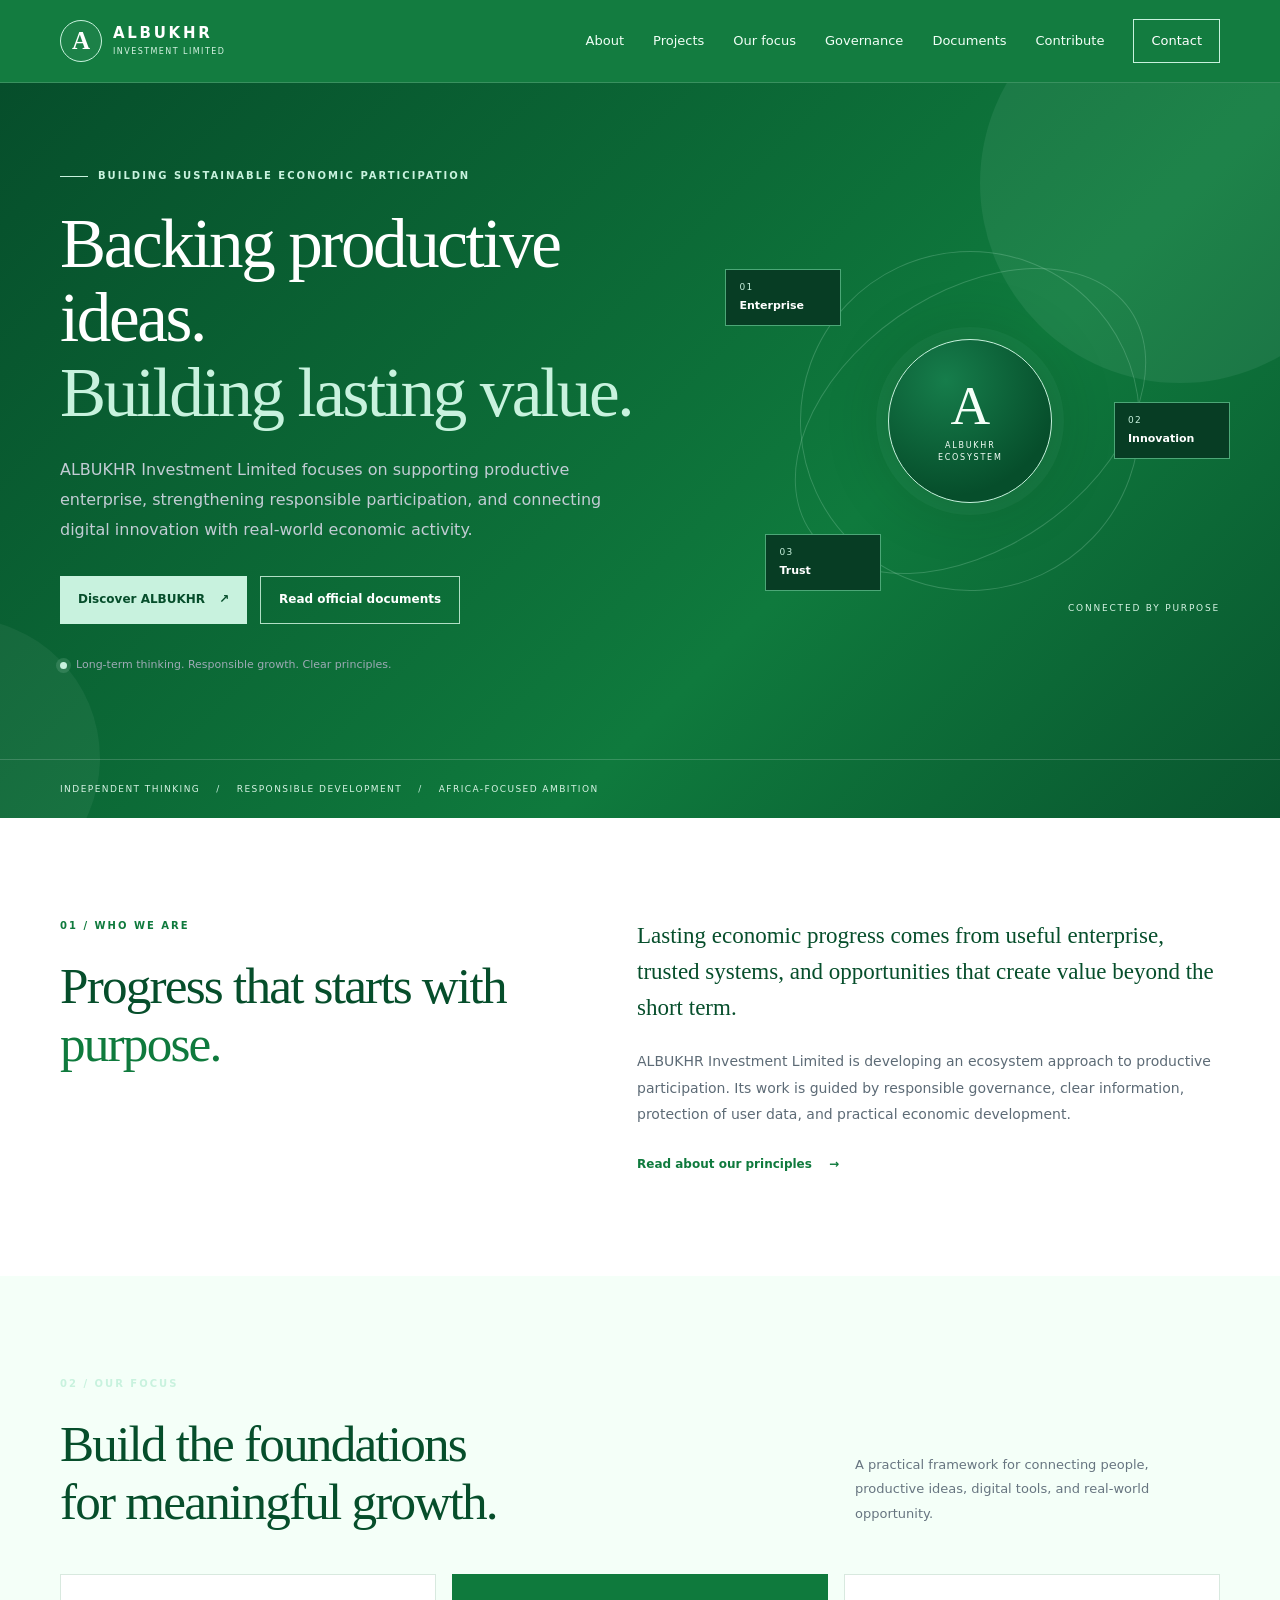
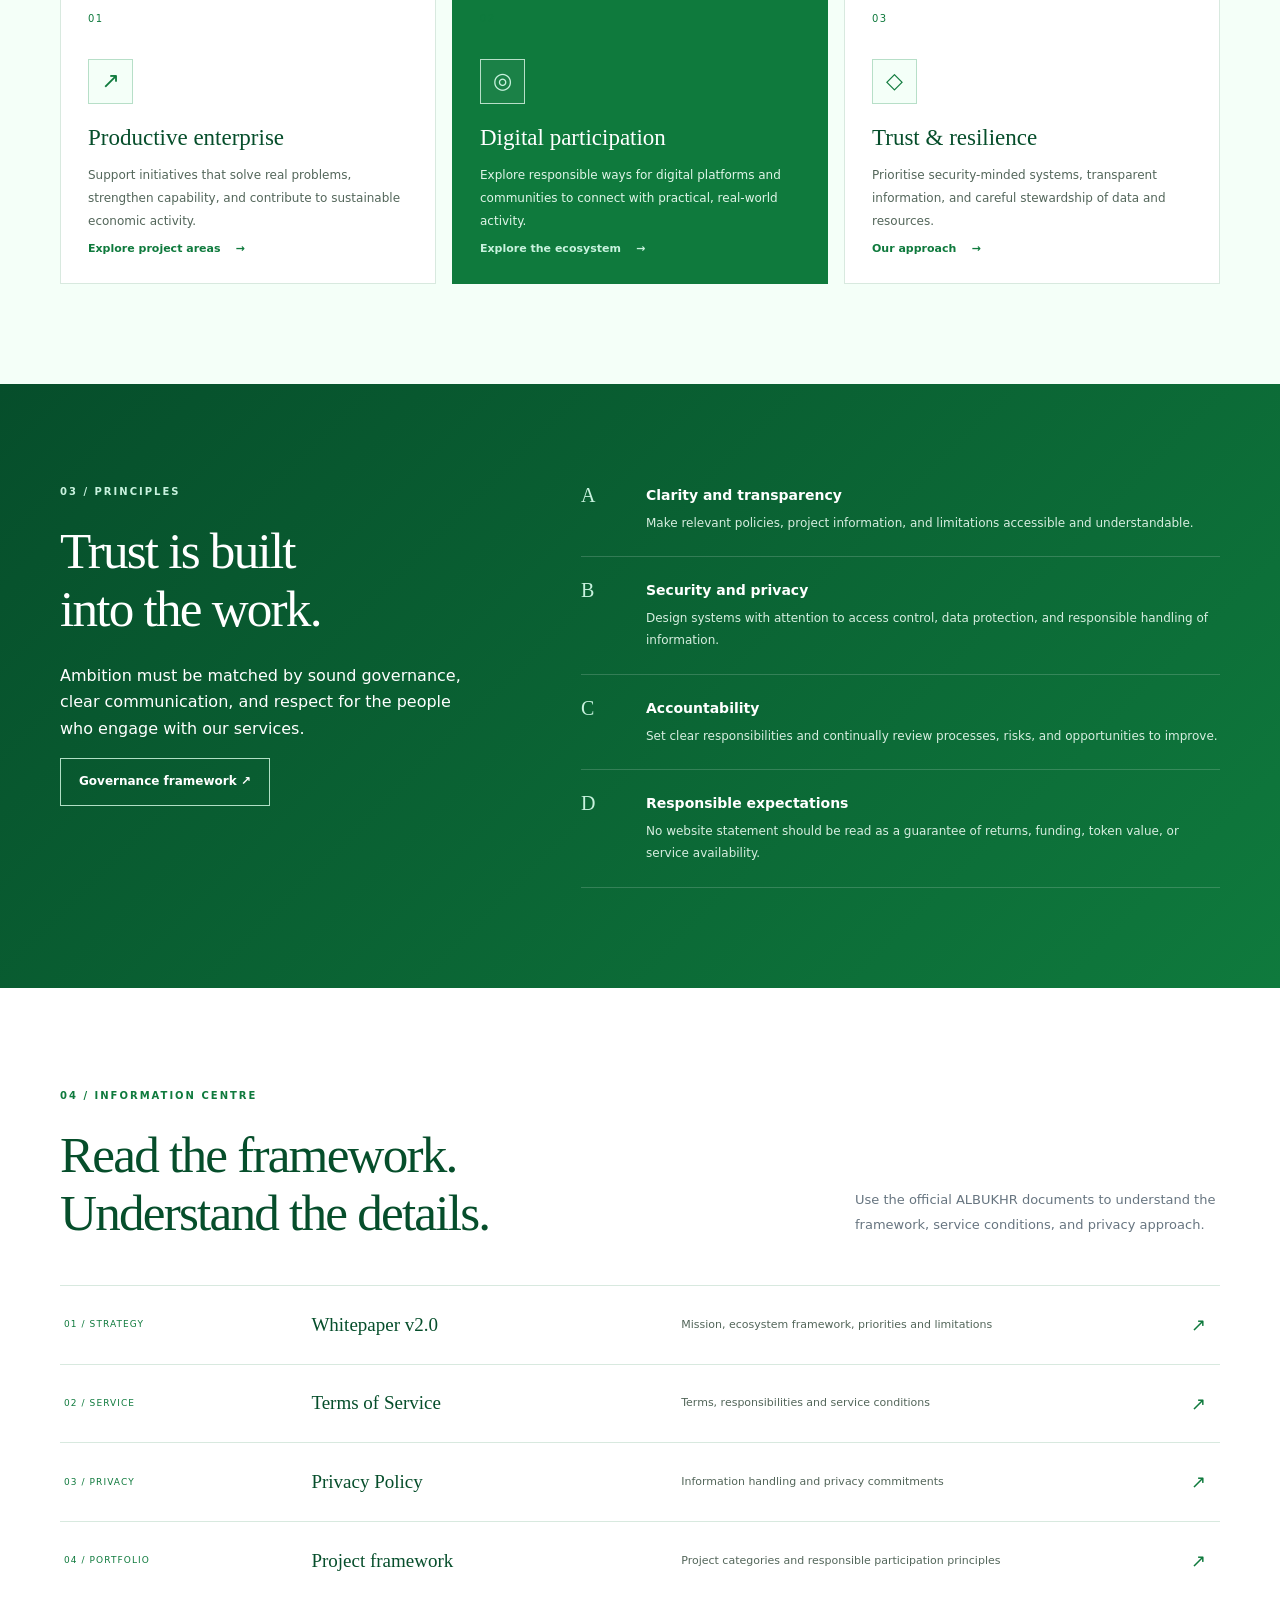
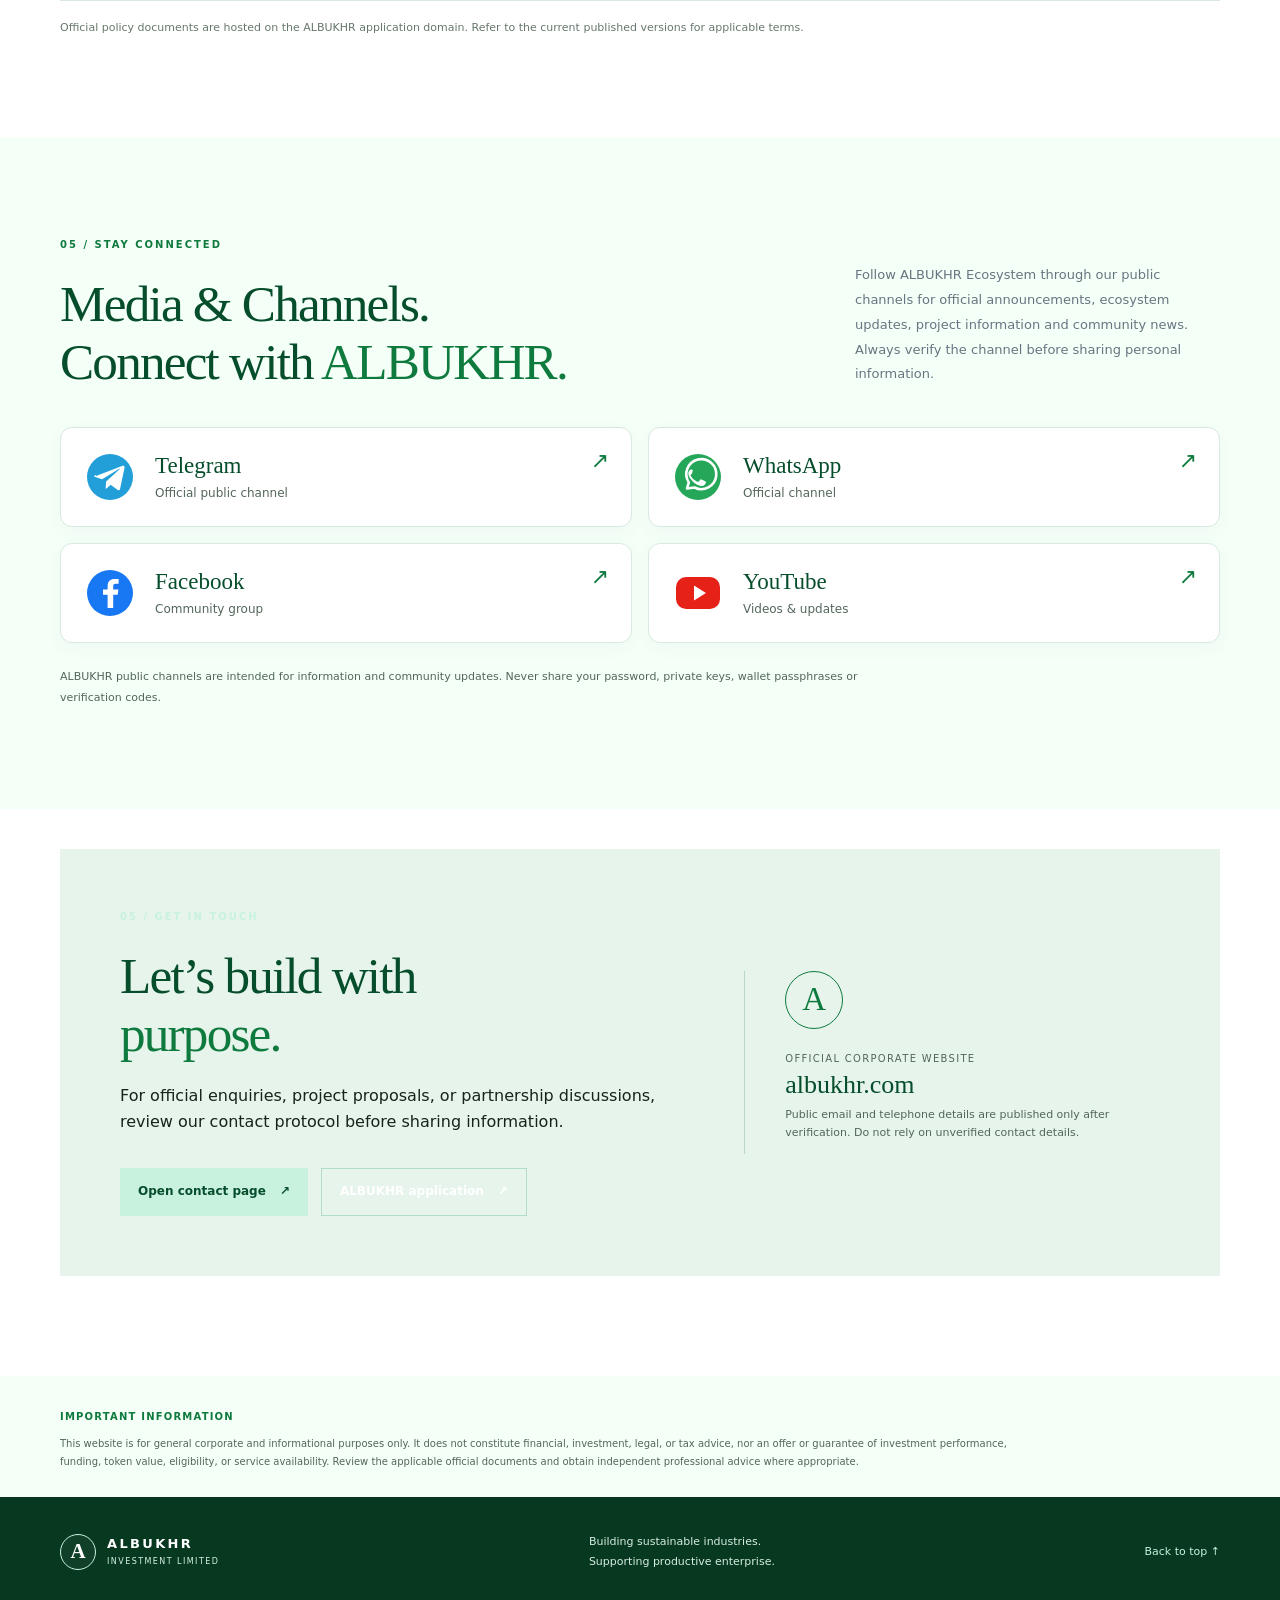
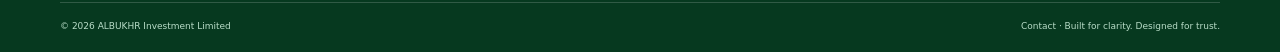
<file: index.html>
<!doctype html>

<html lang="en">
<head>
<meta charset="utf-8">
<meta name="viewport" content="width=device-width,initial-scale=1">
<meta name="theme-color" content="#0f7a3d">
<meta name="description" content="ALBUKHR Investment Limited supports productive enterprise, sustainable industries, responsible governance and economic participation.">
<title>ALBUKHR Investment Limited | Building Productive Futures</title>
<link rel="icon" href="assets/favicon.svg" type="image/svg+xml">
<link rel="stylesheet" href="assets/styles.css">
<link rel="stylesheet" href="assets/brand-overrides.css">
<script src="assets/main.js" defer></script>
</head>
<body>
<a class="skip-link" href="#main">Skip to content</a><header class="site-header">
  <div class="container nav-wrap">
    <a class="brand" href="#home" aria-label="ALBUKHR home">
      <span class="brand-mark">A</span>
      <span class="brand-copy">
        <strong>ALBUKHR</strong>
        <small>INVESTMENT LIMITED</small>
      </span>
    </a><button class="menu-toggle" aria-expanded="false" aria-controls="site-nav" type="button">
  <span class="menu-icon"></span>
  <span class="sr-only">Toggle navigation</span>
</button>

<nav id="site-nav" class="site-nav" aria-label="Main navigation">
  <a href="about-governance.html">About</a>
  <a href="projects.html">Projects</a>
  <a href="#focus">Our focus</a>
  <a href="about-governance.html#governance">Governance</a>
  <a href="#documents">Documents</a>
  <a href="contributor-apply.html">Contribute</a>
  <a class="nav-cta" href="contact.html">Contact</a>
</nav>

  </div>
</header><main id="main">
  <section class="hero" id="home">
    <div class="hero-glow glow-one"></div>
    <div class="hero-glow glow-two"></div><div class="container hero-grid">
  <div class="hero-content">
    <p class="eyebrow">
      <span class="eyebrow-line"></span>
      Building sustainable economic participation
    </p>

    <h1>Backing productive ideas.<br><span>Building lasting value.</span></h1>

    <p class="hero-lead">
      ALBUKHR Investment Limited focuses on supporting productive enterprise,
      strengthening responsible participation, and connecting digital innovation
      with real-world economic activity.
    </p>

    <div class="hero-actions">
      <a class="button button-primary" href="about-governance.html">
        Discover ALBUKHR <span>↗</span>
      </a>
      <a class="button button-quiet" href="#documents">Read official documents</a>
    </div>

    <p class="hero-note">
      <span class="status-dot"></span>
      Long-term thinking. Responsible growth. Clear principles.
    </p>
  </div>

  <div class="hero-visual" aria-label="Abstract illustration representing connected economic growth">
    <div class="orbit orbit-a"></div>
    <div class="orbit orbit-b"></div>

    <div class="visual-core">
      <span class="core-symbol">A</span>
      <span class="core-caption">ALBUKHR<br>ECOSYSTEM</span>
    </div>

    <div class="orbit-node node-one"><span>01</span><b>Enterprise</b></div>
    <div class="orbit-node node-two"><span>02</span><b>Innovation</b></div>
    <div class="orbit-node node-three"><span>03</span><b>Trust</b></div>
    <div class="visual-label">Connected by purpose</div>
  </div>
</div>

<div class="hero-bottom">
  <div class="container hero-bottom-inner">
    <span>Independent thinking</span>
    <span class="bottom-separator">/</span>
    <span>Responsible development</span>
    <span class="bottom-separator">/</span>
    <span>Africa-focused ambition</span>
  </div>
</div>

  </section>  <section class="intro section-pad" id="about">
    <div class="container intro-grid">
      <div>
        <p class="eyebrow eyebrow-dark">01 / Who we are</p>
        <h2>Progress that starts with <em>purpose.</em></h2>
      </div>  <div class="intro-copy">
    <p class="large-copy">
      Lasting economic progress comes from useful enterprise, trusted systems,
      and opportunities that create value beyond the short term.
    </p>

    <p>
      ALBUKHR Investment Limited is developing an ecosystem approach to productive
      participation. Its work is guided by responsible governance, clear information,
      protection of user data, and practical economic development.
    </p>

    <a class="text-link" href="about-governance.html#governance">
      Read about our principles <span>→</span>
    </a>
  </div>
</div>

  </section>  <section class="focus-section section-pad" id="focus">
    <div class="container">
      <div class="section-heading">
        <div>
          <p class="eyebrow">02 / Our focus</p>
          <h2>Build the foundations<br>for meaningful growth.</h2>
        </div>    <p class="section-intro">
      A practical framework for connecting people, productive ideas, digital tools,
      and real-world opportunity.
    </p>
  </div>

  <div class="focus-grid">
    <article class="focus-card">
      <span class="card-number">01</span>
      <div class="card-icon">↗</div>
      <h3>Productive enterprise</h3>
      <p>
        Support initiatives that solve real problems, strengthen capability,
        and contribute to sustainable economic activity.
      </p>
      <a href="projects.html">Explore project areas <span>→</span></a>
    </article>

    <article class="focus-card focus-card-featured">
      <span class="card-number">02</span>
      <div class="card-icon">◎</div>
      <h3>Digital participation</h3>
      <p>
        Explore responsible ways for digital platforms and communities to connect
        with practical, real-world activity.
      </p>
      <a href="projects.html">Explore the ecosystem <span>→</span></a>
    </article>

    <article class="focus-card">
      <span class="card-number">03</span>
      <div class="card-icon">◇</div>
      <h3>Trust &amp; resilience</h3>
      <p>
        Prioritise security-minded systems, transparent information, and careful
        stewardship of data and resources.
      </p>
      <a href="about-governance.html#governance">Our approach <span>→</span></a>
    </article>
  </div>
</div>

  </section>  <section class="principles-section section-pad" id="governance">
    <div class="container principles-grid">
      <div class="principles-heading">
        <p class="eyebrow">03 / Principles</p>
        <h2>Trust is built<br>into the work.</h2>
        <p>
          Ambition must be matched by sound governance, clear communication,
          and respect for the people who engage with our services.
        </p>
        <a class="button button-quiet" href="about-governance.html#governance">
          Governance framework ↗
        </a>
      </div>  <div class="principles-list">
    <article>
      <span class="principle-index">A</span>
      <div>
        <h3>Clarity and transparency</h3>
        <p>
          Make relevant policies, project information, and limitations accessible
          and understandable.
        </p>
      </div>
    </article>

    <article>
      <span class="principle-index">B</span>
      <div>
        <h3>Security and privacy</h3>
        <p>
          Design systems with attention to access control, data protection,
          and responsible handling of information.
        </p>
      </div>
    </article>

    <article>
      <span class="principle-index">C</span>
      <div>
        <h3>Accountability</h3>
        <p>
          Set clear responsibilities and continually review processes, risks,
          and opportunities to improve.
        </p>
      </div>
    </article>

    <article>
      <span class="principle-index">D</span>
      <div>
        <h3>Responsible expectations</h3>
        <p>
          No website statement should be read as a guarantee of returns,
          funding, token value, or service availability.
        </p>
      </div>
    </article>
  </div>
</div>

  </section>  <section class="documents-section section-pad" id="documents">
    <div class="container">
      <div class="section-heading">
        <div>
          <p class="eyebrow eyebrow-dark">04 / Information centre</p>
          <h2>Read the framework.<br>Understand the details.</h2>
        </div>    <p class="section-intro">
      Use the official ALBUKHR documents to understand the framework,
      service conditions, and privacy approach.
    </p>
  </div>

  <div class="document-list">
    <a class="document-item" href="https://app.albukhr.com/whitepaper.html" target="_blank" rel="noopener noreferrer">
      <span class="document-type">01 / Strategy</span>
      <strong>Whitepaper v2.0</strong>
      <span class="document-desc">Mission, ecosystem framework, priorities and limitations</span>
      <span class="document-arrow">↗</span>
    </a>

    <a class="document-item" href="https://app.albukhr.com/terms-of-service.html" target="_blank" rel="noopener noreferrer">
      <span class="document-type">02 / Service</span>
      <strong>Terms of Service</strong>
      <span class="document-desc">Terms, responsibilities and service conditions</span>
      <span class="document-arrow">↗</span>
    </a>

    <a class="document-item" href="https://app.albukhr.com/privacy-policy.html" target="_blank" rel="noopener noreferrer">
      <span class="document-type">03 / Privacy</span>
      <strong>Privacy Policy</strong>
      <span class="document-desc">Information handling and privacy commitments</span>
      <span class="document-arrow">↗</span>
    </a>

    <a class="document-item" href="projects.html">
      <span class="document-type">04 / Portfolio</span>
      <strong>Project framework</strong>
      <span class="document-desc">Project categories and responsible participation principles</span>
      <span class="document-arrow">↗</span>
    </a>
  </div>

  <p class="documents-note">
    Official policy documents are hosted on the ALBUKHR application domain.
    Refer to the current published versions for applicable terms.
  </p>
</div>

  
  </section>

  <!-- ALBUKHR MEDIA & OFFICIAL PUBLIC CHANNELS -->
  <section class="media-section section-pad" id="media-channels">
    <div class="container">
      <div class="section-heading">
        <div>
          <p class="eyebrow eyebrow-dark">05 / Stay connected</p>
          <h2>Media &amp; Channels.<br>Connect with <em>ALBUKHR.</em></h2>
        </div>
        <p class="section-intro">
          Follow ALBUKHR Ecosystem through our public channels for official
          announcements, ecosystem updates, project information and community news.
          Always verify the channel before sharing personal information.
        </p>
      </div>

      <div class="media-grid">
        <a class="media-card" href="https://t.me/albukhrtelegramchannel"
           target="_blank" rel="noopener noreferrer"
           aria-label="Visit ALBUKHR official Telegram channel">
          <span class="media-icon media-telegram" aria-hidden="true">
            <svg viewBox="0 0 48 48">
              <circle cx="24" cy="24" r="23" fill="currentColor"/>
              <path d="M10 23.1 36.7 12.8c1.2-.4 2.2.3 1.8 2L34 36.2c-.3 1.2-1.1 1.5-2.2.8l-7.2-5.3-3.5 3.4c-.4.4-.8.7-1.5.7l.5-7.4 13.5-12.2c.6-.5-.1-.8-.8-.3L16.1 26.2l-6.9-2.1c-1.5-.5-1.5-1.3.8-2z" fill="#fff"/>
            </svg>
          </span>
          <span class="media-card-copy">
            <strong>Telegram</strong>
            <small>Official public channel</small>
          </span>
          <span class="media-arrow" aria-hidden="true">↗</span>
        </a>

        <a class="media-card"
           href="https://whatsapp.com/channel/0029VbAyyWgI7BeNfCDjyZ1C"
           target="_blank" rel="noopener noreferrer"
           aria-label="Visit ALBUKHR WhatsApp channel">
          <span class="media-icon media-whatsapp" aria-hidden="true">
            <svg viewBox="0 0 48 48">
              <circle cx="24" cy="24" r="23" fill="currentColor"/>
              <path d="M13 35.5l1.8-6.1a15 15 0 1 1 5.7 5.1L13 35.5z" fill="none" stroke="#fff" stroke-width="2.6" stroke-linejoin="round"/>
              <path d="M19 17.5c-.6-1.1-1.2-1.1-1.7-1.1-.4 0-.9 0-1.3.5-.5.5-1.7 1.6-1.7 3.8s1.8 4.4 2.1 4.7c.3.3 3.5 5.5 8.7 7.1 4.3 1.4 5.2-.3 6.1-1.4.8-1.1.8-2.1.6-2.4-.2-.3-.5-.5-1.1-.8l-3.2-1.5c-.5-.2-.9-.3-1.2.3-.4.5-1.3 1.5-1.6 1.9-.3.3-.6.4-1.1.1-.5-.2-2.2-.8-4.1-2.5-1.5-1.3-2.5-2.9-2.8-3.4-.3-.5 0-.8.2-1.1.2-.2.5-.6.8-.9.3-.3.4-.5.5-.8.2-.3.1-.6 0-.9L19 17.5z" fill="#fff"/>
            </svg>
          </span>
          <span class="media-card-copy">
            <strong>WhatsApp</strong>
            <small>Official channel</small>
          </span>
          <span class="media-arrow" aria-hidden="true">↗</span>
        </a>

        <a class="media-card"
           href="https://www.facebook.com/groups/1491982365549301/permalink/1646336656780537/?mibextid=Nif5oz"
           target="_blank" rel="noopener noreferrer"
           aria-label="Visit ALBUKHR Facebook community">
          <span class="media-icon media-facebook" aria-hidden="true">
            <svg viewBox="0 0 48 48">
              <circle cx="24" cy="24" r="23" fill="currentColor"/>
              <path d="M27.2 39V25.8h4.5l.7-5.2h-5.2v-3.3c0-1.5.4-2.5 2.6-2.5h2.8v-4.7c-.5-.1-2.2-.2-4.1-.2-4.1 0-6.9 2.5-6.9 7v3.7H17v5.2h4.6V39h5.6z" fill="#fff"/>
            </svg>
          </span>
          <span class="media-card-copy">
            <strong>Facebook</strong>
            <small>Community group</small>
          </span>
          <span class="media-arrow" aria-hidden="true">↗</span>
        </a>

        <a class="media-card"
           href="https://www.youtube.com/@Albukhrinvestmentlimited"
           target="_blank" rel="noopener noreferrer"
           aria-label="Visit ALBUKHR YouTube channel">
          <span class="media-icon media-youtube" aria-hidden="true">
            <svg viewBox="0 0 48 48">
              <rect x="2" y="8" width="44" height="32" rx="10" fill="currentColor"/>
              <path d="M20 16.5 32 24 20 31.5v-15z" fill="#fff"/>
            </svg>
          </span>
          <span class="media-card-copy">
            <strong>YouTube</strong>
            <small>Videos &amp; updates</small>
          </span>
          <span class="media-arrow" aria-hidden="true">↗</span>
        </a>

        <!-- Add the X card after the official X profile URL is confirmed. -->
      </div>

      <p class="media-note">
        ALBUKHR public channels are intended for information and community updates.
        Never share your password, private keys, wallet passphrases or verification codes.
      </p>
    </div>
  </section>

  <section class="contact-section section-pad" id="contact">

    <div class="container contact-panel">
      <div>
        <p class="eyebrow">05 / Get in touch</p>
        <h2>Let’s build with<br><em>purpose.</em></h2>
        <p>
          For official enquiries, project proposals, or partnership discussions,
          review our contact protocol before sharing information.
        </p>    <div class="hero-actions">
      <a class="button button-primary" href="contact.html">
        Open contact page <span>↗</span>
      </a>
      <a class="button button-quiet" href="https://app.albukhr.com/" target="_blank" rel="noopener noreferrer">
        ALBUKHR application <span>↗</span>
      </a>
    </div>
  </div>

  <div class="contact-side">
    <div class="contact-mark">A</div>
    <p class="contact-label">Official corporate website</p>
    <p class="contact-domain">albukhr.com</p>
    <p class="contact-small">
      Public email and telephone details are published only after verification.
      Do not rely on unverified contact details.
    </p>
  </div>
</div>

  </section>  <section class="disclaimer">
    <div class="container">
      <strong>Important information</strong>
      <p>
        This website is for general corporate and informational purposes only.
        It does not constitute financial, investment, legal, or tax advice, nor an
        offer or guarantee of investment performance, funding, token value, eligibility,
        or service availability. Review the applicable official documents and obtain
        independent professional advice where appropriate.
      </p>
    </div>
  </section>
</main><footer class="site-footer">
  <div class="container footer-main">
    <a class="brand brand-footer" href="#home">
      <span class="brand-mark">A</span>
      <span class="brand-copy">
        <strong>ALBUKHR</strong>
        <small>INVESTMENT LIMITED</small>
      </span>
    </a><p>Building sustainable industries.<br>Supporting productive enterprise.</p>
<a class="back-top" href="#home">Back to top ↑</a>

  </div>  <div class="container footer-bottom">
    <span>© <span id="year">2026</span> ALBUKHR Investment Limited</span>
    <span><a href="contact.html">Contact</a> · Built for clarity. Designed for trust.</span>
  </div>
</footer>
</body>
 </html>
</file>
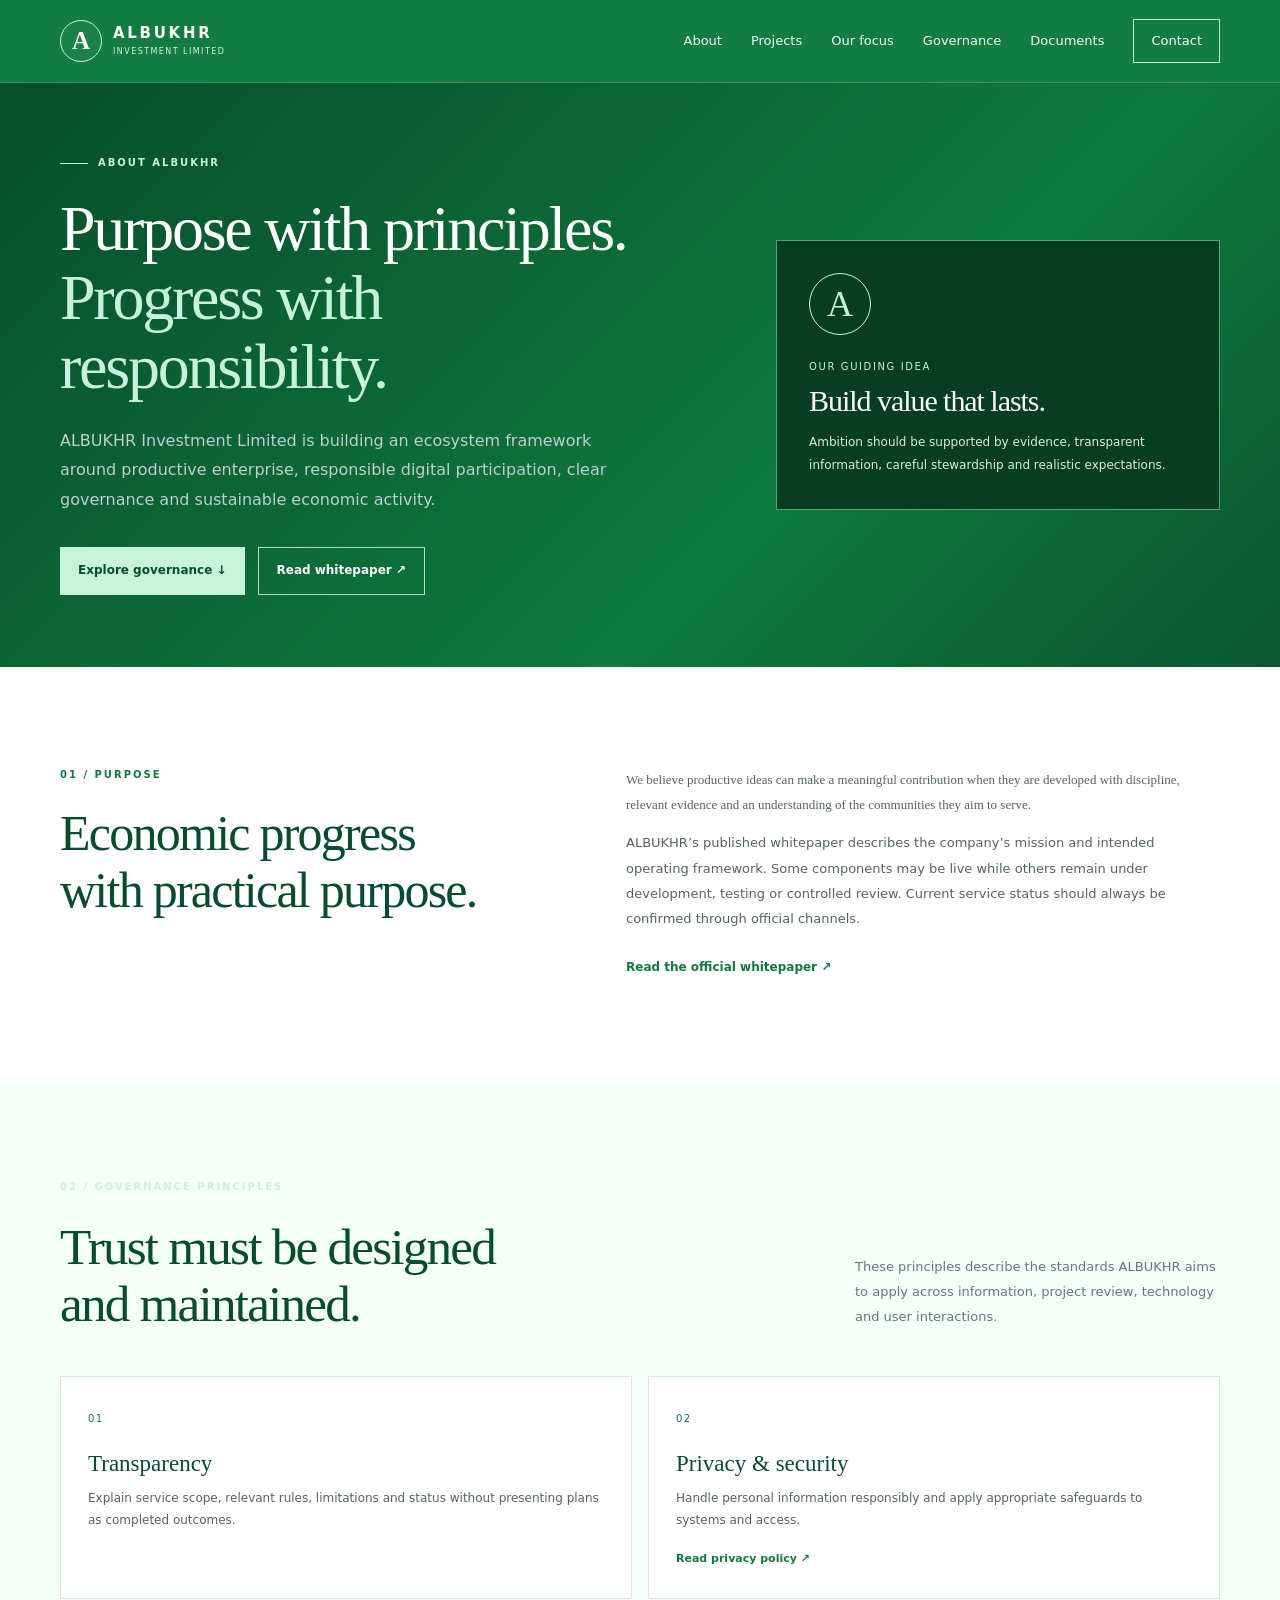
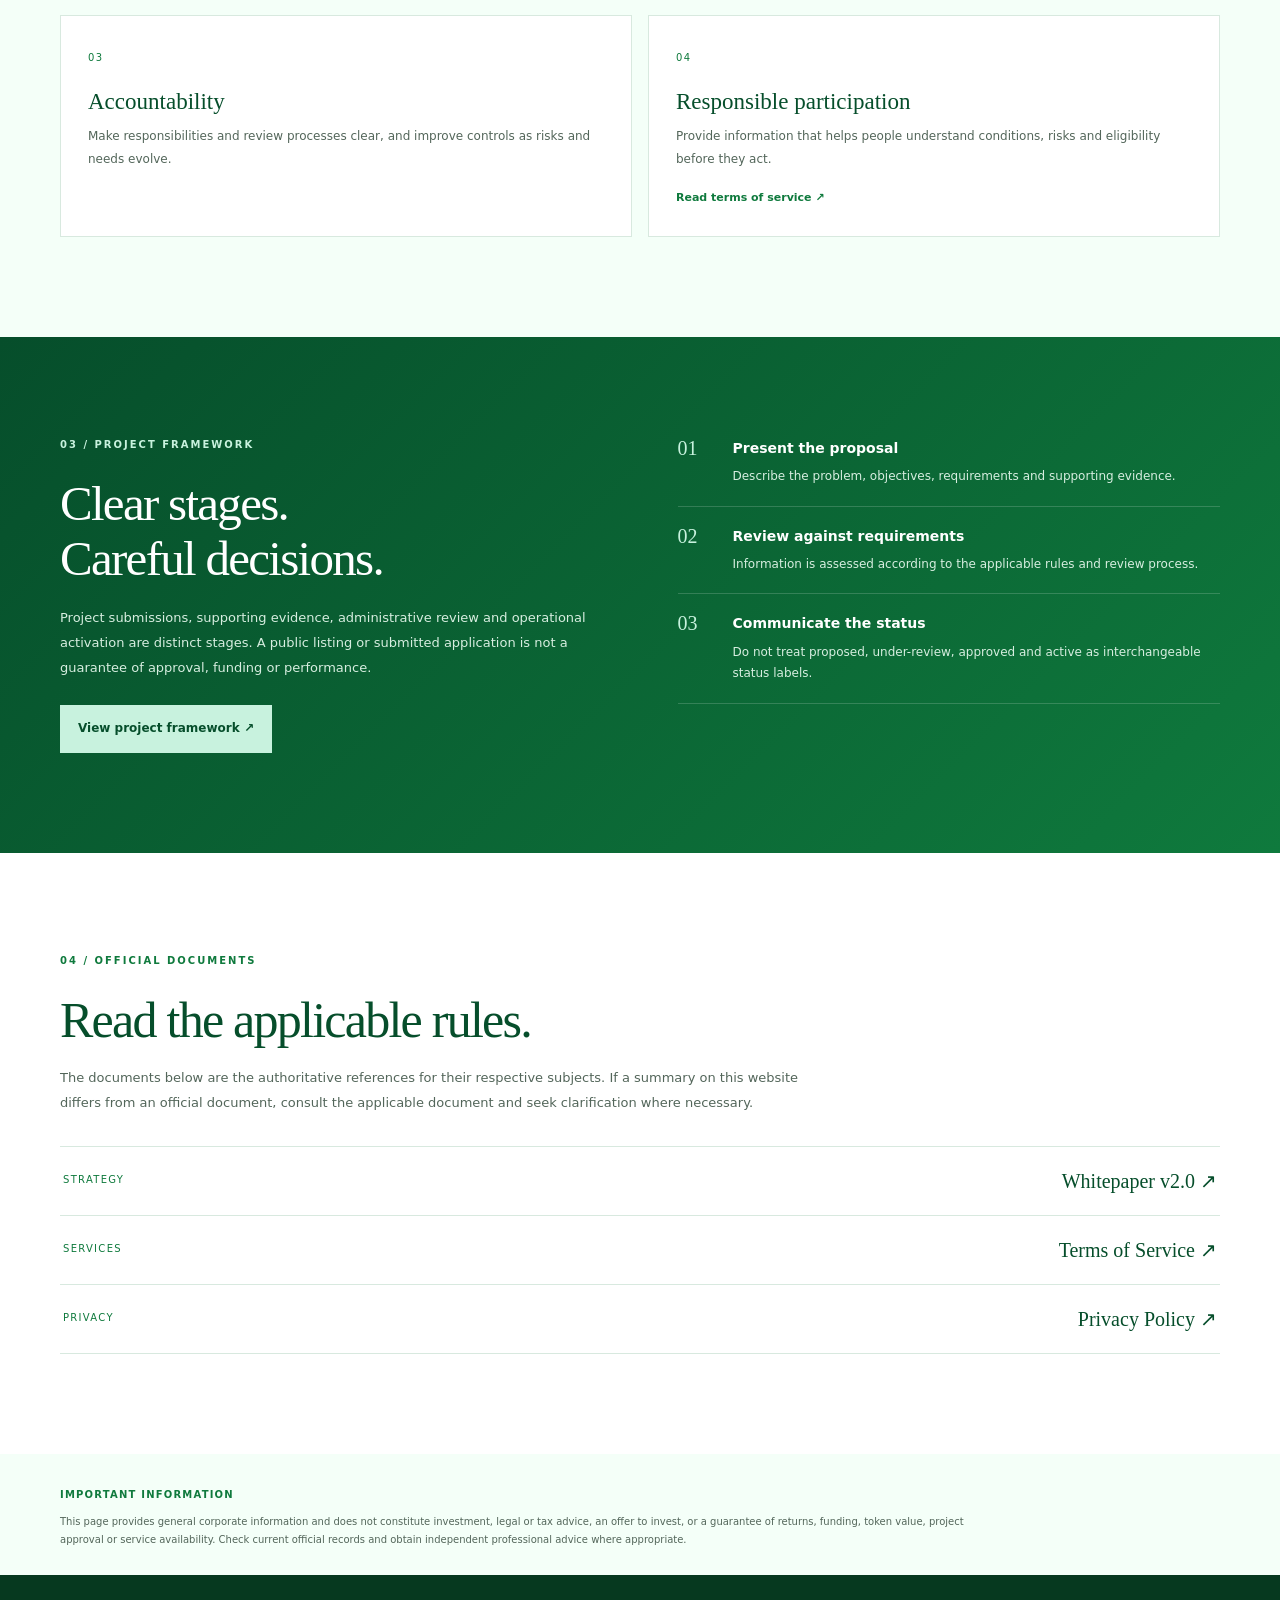
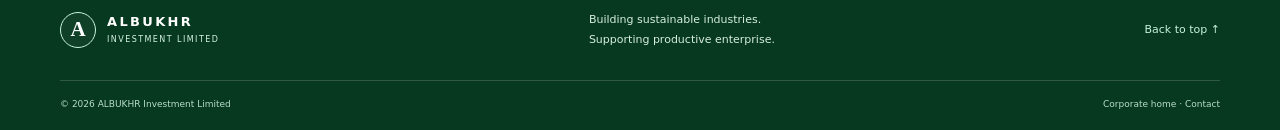
<file: about-governance.html>
<!doctype html>
<html lang="en">
<head>
<meta charset="utf-8"><meta name="viewport" content="width=device-width,initial-scale=1">
<meta name="theme-color" content="#0f7a3d">
<meta name="description" content="Learn about ALBUKHR Investment Limited, its purpose, governance principles, privacy commitments and responsible project framework.">
<title>About &amp; Governance | ALBUKHR Investment Limited</title>
<link rel="icon" href="assets/favicon.svg" type="image/svg+xml">
<link rel="stylesheet" href="assets/styles.css"><link rel="stylesheet" href="assets/brand-overrides.css"><link rel="stylesheet" href="assets/about-governance.css">
<script src="assets/main.js" defer></script>
</head>
<body><a class="skip-link" href="#main">Skip to content</a>
<header class="site-header"><div class="container nav-wrap"><a class="brand" href="index.html"><span class="brand-mark">A</span><span class="brand-copy"><strong>ALBUKHR</strong><small>INVESTMENT LIMITED</small></span></a><button class="menu-toggle" aria-expanded="false" aria-controls="site-nav" type="button"><span class="menu-icon"></span><span class="sr-only">Toggle navigation</span></button><nav id="site-nav" class="site-nav" aria-label="Main navigation"><a href="about-governance.html" aria-current="page">About</a><a href="projects.html">Projects</a><a href="index.html#focus">Our focus</a><a href="#governance">Governance</a><a href="index.html#documents">Documents</a><a class="nav-cta" href="contact.html">Contact</a></nav></div></header>
<main id="main">
<section class="hero about-hero"><div class="container about-hero-grid"><div><p class="eyebrow"><span class="eyebrow-line"></span> About ALBUKHR</p><h1>Purpose with principles.<br><span>Progress with responsibility.</span></h1><p class="hero-lead">ALBUKHR Investment Limited is building an ecosystem framework around productive enterprise, responsible digital participation, clear governance and sustainable economic activity.</p><div class="hero-actions"><a class="button button-primary" href="#governance">Explore governance ↓</a><a class="button button-quiet" href="https://app.albukhr.com/whitepaper.html" target="_blank" rel="noopener noreferrer">Read whitepaper ↗</a></div></div><div class="about-statement"><span class="about-monogram">A</span><p class="statement-label">Our guiding idea</p><h2>Build value that lasts.</h2><p>Ambition should be supported by evidence, transparent information, careful stewardship and realistic expectations.</p></div></div></section>
<section class="section-pad about-purpose"><div class="container about-purpose-grid"><div><p class="eyebrow eyebrow-dark">01 / Purpose</p><h2>Economic progress<br>with practical purpose.</h2></div><div><p class="about-lead">We believe productive ideas can make a meaningful contribution when they are developed with discipline, relevant evidence and an understanding of the communities they aim to serve.</p><p>ALBUKHR’s published whitepaper describes the company’s mission and intended operating framework. Some components may be live while others remain under development, testing or controlled review. Current service status should always be confirmed through official channels.</p><a class="text-link" href="https://app.albukhr.com/whitepaper.html" target="_blank" rel="noopener noreferrer">Read the official whitepaper ↗</a></div></div></section>
<section class="about-pillars section-pad" id="governance"><div class="container"><div class="section-heading"><div><p class="eyebrow">02 / Governance principles</p><h2>Trust must be designed<br>and maintained.</h2></div><p class="section-intro">These principles describe the standards ALBUKHR aims to apply across information, project review, technology and user interactions.</p></div><div class="pillar-grid">
<article class="pillar"><span>01</span><h3>Transparency</h3><p>Explain service scope, relevant rules, limitations and status without presenting plans as completed outcomes.</p></article>
<article class="pillar"><span>02</span><h3>Privacy &amp; security</h3><p>Handle personal information responsibly and apply appropriate safeguards to systems and access.</p><a href="https://app.albukhr.com/privacy-policy.html" target="_blank" rel="noopener noreferrer">Read privacy policy ↗</a></article>
<article class="pillar"><span>03</span><h3>Accountability</h3><p>Make responsibilities and review processes clear, and improve controls as risks and needs evolve.</p></article>
<article class="pillar"><span>04</span><h3>Responsible participation</h3><p>Provide information that helps people understand conditions, risks and eligibility before they act.</p><a href="https://app.albukhr.com/terms-of-service.html" target="_blank" rel="noopener noreferrer">Read terms of service ↗</a></article>
</div></div></section>
<section class="about-process section-pad"><div class="container about-process-grid"><div><p class="eyebrow">03 / Project framework</p><h2>Clear stages.<br>Careful decisions.</h2><p>Project submissions, supporting evidence, administrative review and operational activation are distinct stages. A public listing or submitted application is not a guarantee of approval, funding or performance.</p><a class="button button-primary" href="projects.html">View project framework ↗</a></div><div class="process-list"><article><span>01</span><div><h3>Present the proposal</h3><p>Describe the problem, objectives, requirements and supporting evidence.</p></div></article><article><span>02</span><div><h3>Review against requirements</h3><p>Information is assessed according to the applicable rules and review process.</p></div></article><article><span>03</span><div><h3>Communicate the status</h3><p>Do not treat proposed, under-review, approved and active as interchangeable status labels.</p></div></article></div></div></section>
<section class="section-pad about-docs"><div class="container"><p class="eyebrow eyebrow-dark">04 / Official documents</p><h2>Read the applicable rules.</h2><p class="about-docs-intro">The documents below are the authoritative references for their respective subjects. If a summary on this website differs from an official document, consult the applicable document and seek clarification where necessary.</p><div class="about-doc-links"><a href="https://app.albukhr.com/whitepaper.html" target="_blank" rel="noopener noreferrer"><span>Strategy</span><strong>Whitepaper v2.0 ↗</strong></a><a href="https://app.albukhr.com/terms-of-service.html" target="_blank" rel="noopener noreferrer"><span>Services</span><strong>Terms of Service ↗</strong></a><a href="https://app.albukhr.com/privacy-policy.html" target="_blank" rel="noopener noreferrer"><span>Privacy</span><strong>Privacy Policy ↗</strong></a></div></div></section>
<section class="disclaimer"><div class="container"><strong>Important information</strong><p>This page provides general corporate information and does not constitute investment, legal or tax advice, an offer to invest, or a guarantee of returns, funding, token value, project approval or service availability. Check current official records and obtain independent professional advice where appropriate.</p></div></section>
</main>
<footer class="site-footer"><div class="container footer-main"><a class="brand brand-footer" href="index.html"><span class="brand-mark">A</span><span class="brand-copy"><strong>ALBUKHR</strong><small>INVESTMENT LIMITED</small></span></a><p>Building sustainable industries.<br>Supporting productive enterprise.</p><a class="back-top" href="#main">Back to top ↑</a></div><div class="container footer-bottom"><span>© <span id="year">2026</span> ALBUKHR Investment Limited</span><span><a href="index.html">Corporate home</a> · <a href="contact.html">Contact</a></span></div></footer>
</body></html>
</file>
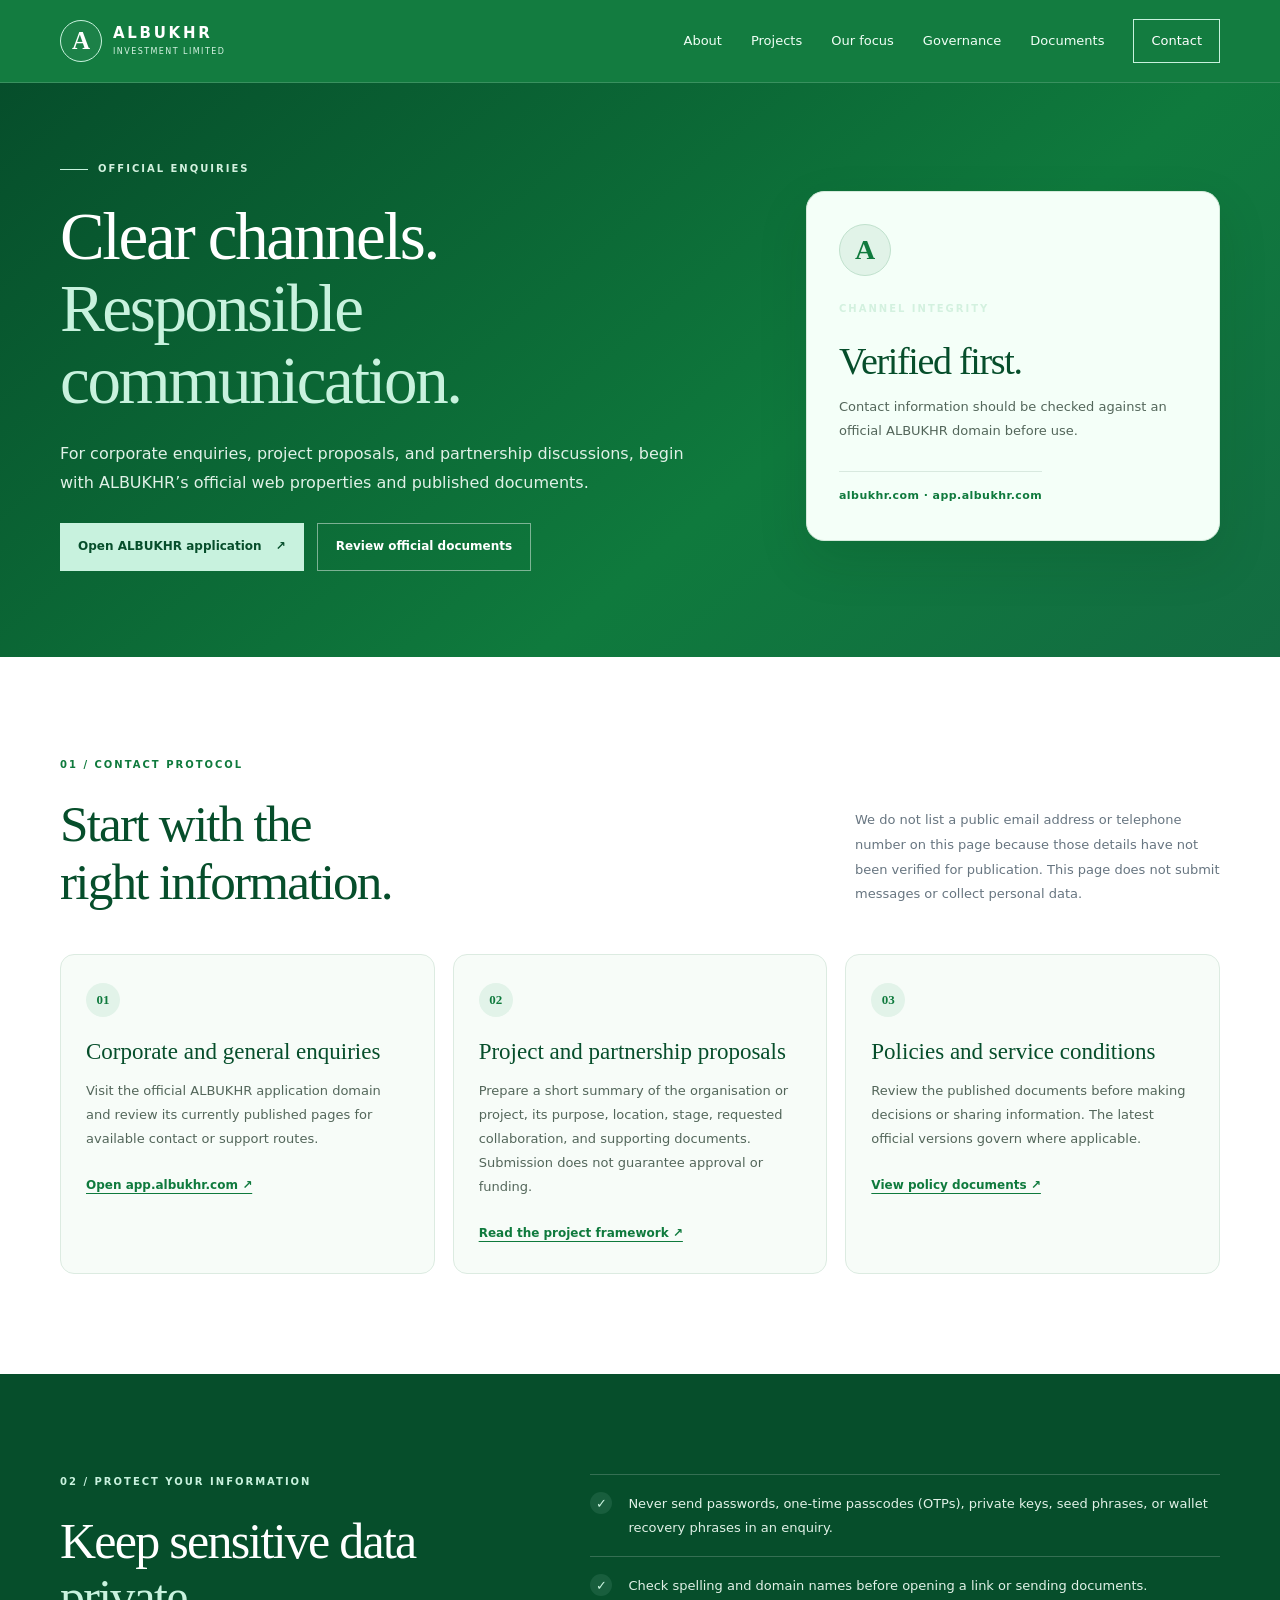
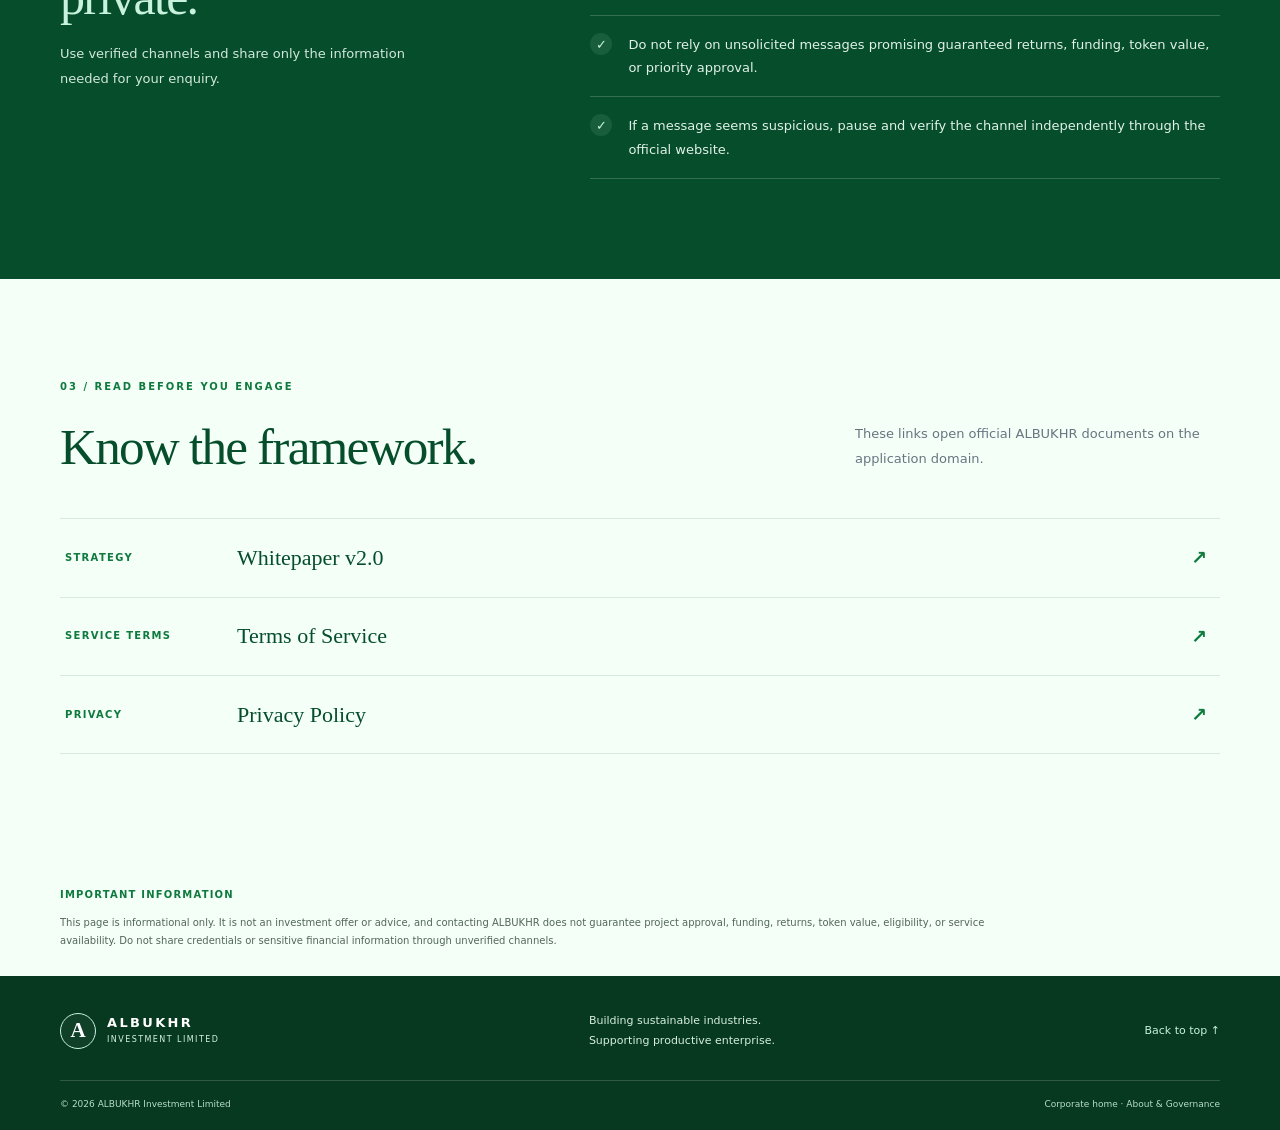
<file: contact.html>
<!doctype html>
<html lang="en">
<head>
<meta charset="utf-8"><meta name="viewport" content="width=device-width,initial-scale=1">
<meta name="theme-color" content="#0f7a3d">
<meta name="description" content="Official enquiry guidance and safe communication principles for ALBUKHR Investment Limited.">
<title>Contact &amp; Enquiries | ALBUKHR Investment Limited</title>
<link rel="icon" href="assets/favicon.svg" type="image/svg+xml">
<link rel="stylesheet" href="assets/styles.css">
<link rel="stylesheet" href="assets/brand-overrides.css">
<link rel="stylesheet" href="assets/contact.css">
<script src="assets/main.js" defer></script>
</head>
<body>
<a class="skip-link" href="#main">Skip to content</a>
<header class="site-header"><div class="container nav-wrap">
<a class="brand" href="index.html" aria-label="ALBUKHR home"><span class="brand-mark">A</span><span class="brand-copy"><strong>ALBUKHR</strong><small>INVESTMENT LIMITED</small></span></a>
<button class="menu-toggle" aria-expanded="false" aria-controls="site-nav" type="button"><span class="menu-icon"></span><span class="sr-only">Toggle navigation</span></button>
<nav id="site-nav" class="site-nav" aria-label="Main navigation"><a href="about-governance.html">About</a><a href="projects.html">Projects</a><a href="index.html#focus">Our focus</a><a href="about-governance.html#governance">Governance</a><a href="index.html#documents">Documents</a><a class="nav-cta" href="contact.html" aria-current="page">Contact</a></nav>
</div></header>
<main id="main">
<section class="contact-hero"><div class="container contact-hero-grid"><div><p class="eyebrow"><span class="eyebrow-line"></span> Official enquiries</p><h1>Clear channels.<br><span>Responsible communication.</span></h1><p class="hero-lead">For corporate enquiries, project proposals, and partnership discussions, begin with ALBUKHR’s official web properties and published documents.</p><div class="hero-actions"><a class="button button-primary" href="https://app.albukhr.com/" target="_blank" rel="noopener noreferrer">Open ALBUKHR application <span>↗</span></a><a class="button button-quiet contact-secondary" href="index.html#documents">Review official documents</a></div></div><aside class="contact-status"><span class="contact-status-mark">A</span><p class="eyebrow eyebrow-dark">Channel integrity</p><h2>Verified first.</h2><p>Contact information should be checked against an official ALBUKHR domain before use.</p><span class="contact-status-note">albukhr.com · app.albukhr.com</span></aside></div></section>
<section class="contact-details section-pad"><div class="container"><div class="section-heading"><div><p class="eyebrow eyebrow-dark">01 / Contact protocol</p><h2>Start with the<br>right information.</h2></div><p class="section-intro">We do not list a public email address or telephone number on this page because those details have not been verified for publication. This page does not submit messages or collect personal data.</p></div>
<div class="contact-route-grid"><article><span class="contact-step">01</span><h3>Corporate and general enquiries</h3><p>Visit the official ALBUKHR application domain and review its currently published pages for available contact or support routes.</p><a href="https://app.albukhr.com/" target="_blank" rel="noopener noreferrer">Open app.albukhr.com ↗</a></article><article><span class="contact-step">02</span><h3>Project and partnership proposals</h3><p>Prepare a short summary of the organisation or project, its purpose, location, stage, requested collaboration, and supporting documents. Submission does not guarantee approval or funding.</p><a href="projects.html">Read the project framework ↗</a></article><article><span class="contact-step">03</span><h3>Policies and service conditions</h3><p>Review the published documents before making decisions or sharing information. The latest official versions govern where applicable.</p><a href="index.html#documents">View policy documents ↗</a></article></div></div></section>
<section class="contact-security section-pad"><div class="container contact-security-grid"><div><p class="eyebrow">02 / Protect your information</p><h2>Keep sensitive data<br><em>private.</em></h2><p>Use verified channels and share only the information needed for your enquiry.</p></div><div class="contact-security-list"><p><span aria-hidden="true">✓</span> Never send passwords, one-time passcodes (OTPs), private keys, seed phrases, or wallet recovery phrases in an enquiry.</p><p><span aria-hidden="true">✓</span> Check spelling and domain names before opening a link or sending documents.</p><p><span aria-hidden="true">✓</span> Do not rely on unsolicited messages promising guaranteed returns, funding, token value, or priority approval.</p><p><span aria-hidden="true">✓</span> If a message seems suspicious, pause and verify the channel independently through the official website.</p></div></div></section>
<section class="contact-docs section-pad"><div class="container"><div class="section-heading"><div><p class="eyebrow eyebrow-dark">03 / Read before you engage</p><h2>Know the framework.</h2></div><p class="section-intro">These links open official ALBUKHR documents on the application domain.</p></div><div class="contact-doc-links"><a href="https://app.albukhr.com/whitepaper.html" target="_blank" rel="noopener noreferrer"><span>Strategy</span><strong>Whitepaper v2.0</strong><b aria-hidden="true">↗</b></a><a href="https://app.albukhr.com/terms-of-service.html" target="_blank" rel="noopener noreferrer"><span>Service terms</span><strong>Terms of Service</strong><b aria-hidden="true">↗</b></a><a href="https://app.albukhr.com/privacy-policy.html" target="_blank" rel="noopener noreferrer"><span>Privacy</span><strong>Privacy Policy</strong><b aria-hidden="true">↗</b></a></div></div></section>
<section class="disclaimer"><div class="container"><strong>Important information</strong><p>This page is informational only. It is not an investment offer or advice, and contacting ALBUKHR does not guarantee project approval, funding, returns, token value, eligibility, or service availability. Do not share credentials or sensitive financial information through unverified channels.</p></div></section>
</main>
<footer class="site-footer"><div class="container footer-main"><a class="brand brand-footer" href="index.html"><span class="brand-mark">A</span><span class="brand-copy"><strong>ALBUKHR</strong><small>INVESTMENT LIMITED</small></span></a><p>Building sustainable industries.<br>Supporting productive enterprise.</p><a class="back-top" href="#main">Back to top ↑</a></div><div class="container footer-bottom"><span>© <span id="year">2026</span> ALBUKHR Investment Limited</span><span><a href="index.html">Corporate home</a> · <a href="about-governance.html">About &amp; Governance</a></span></div></footer>
</body></html>
</file>
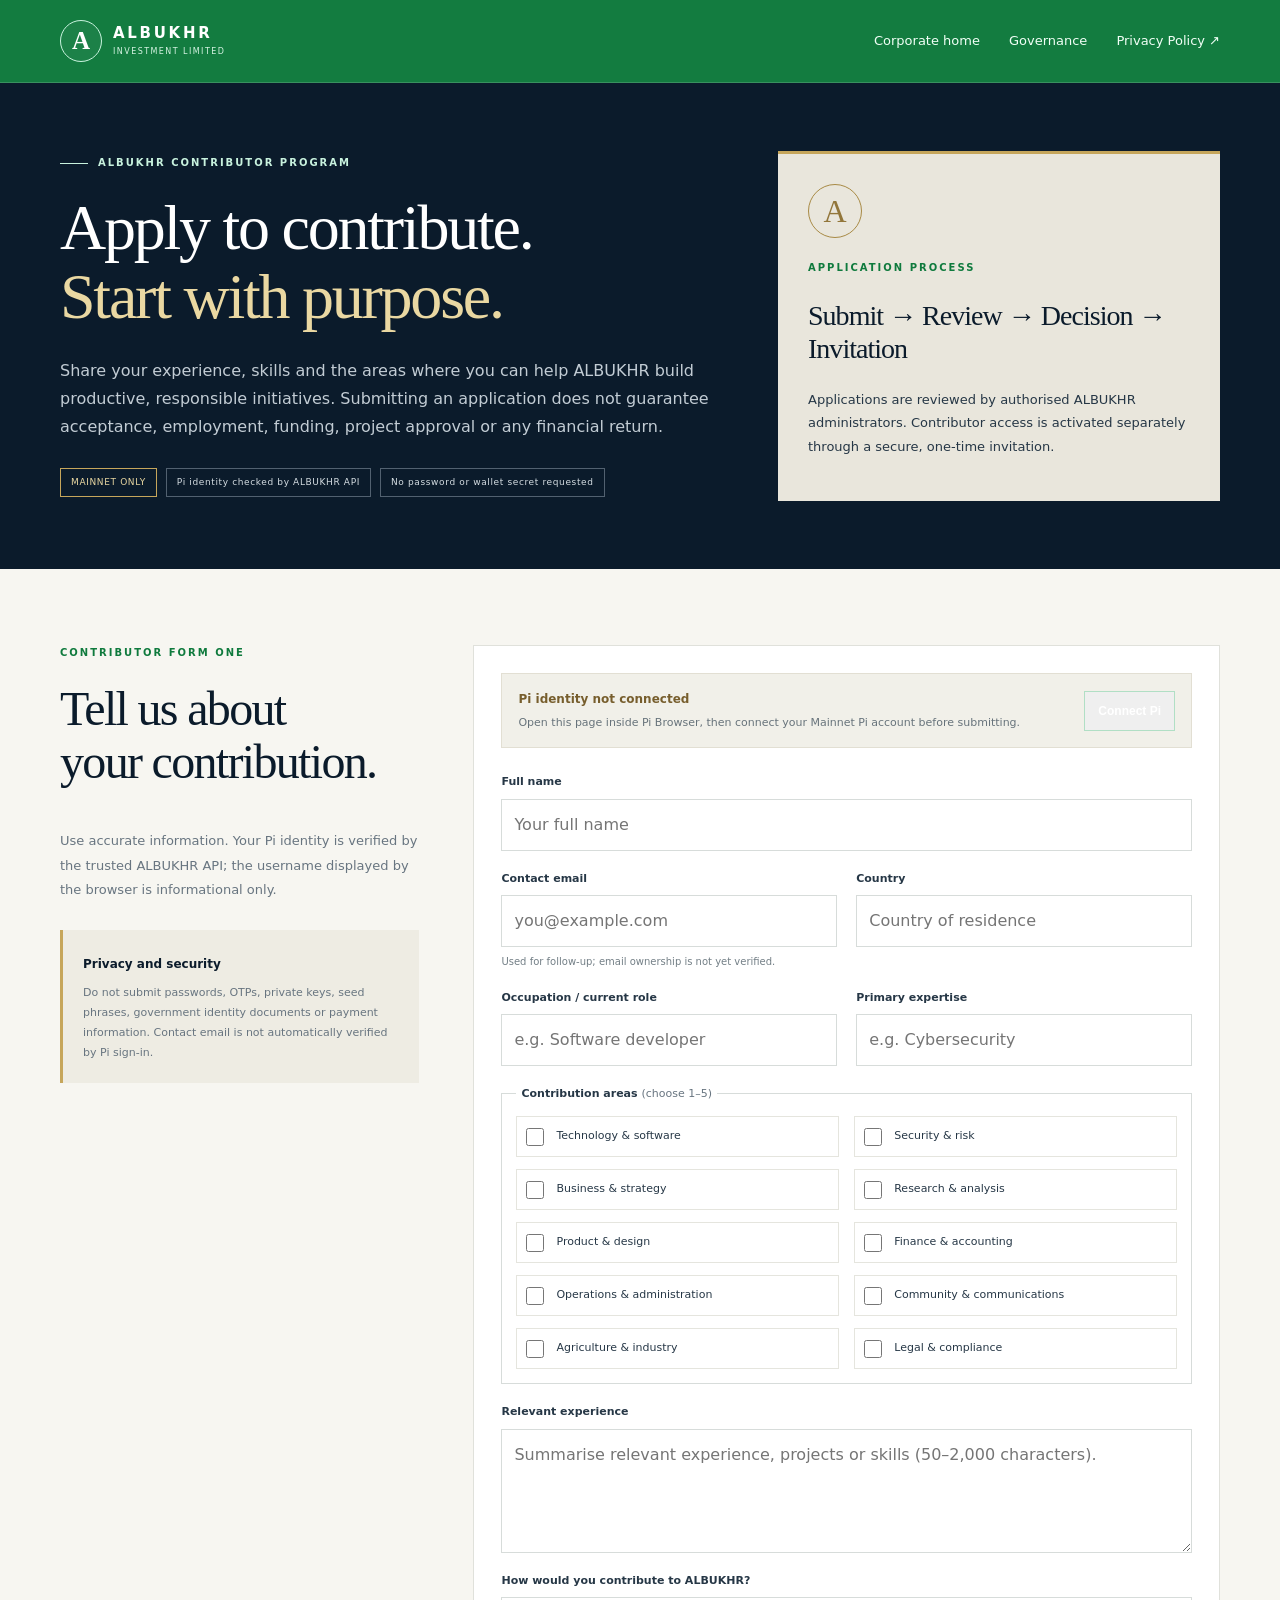
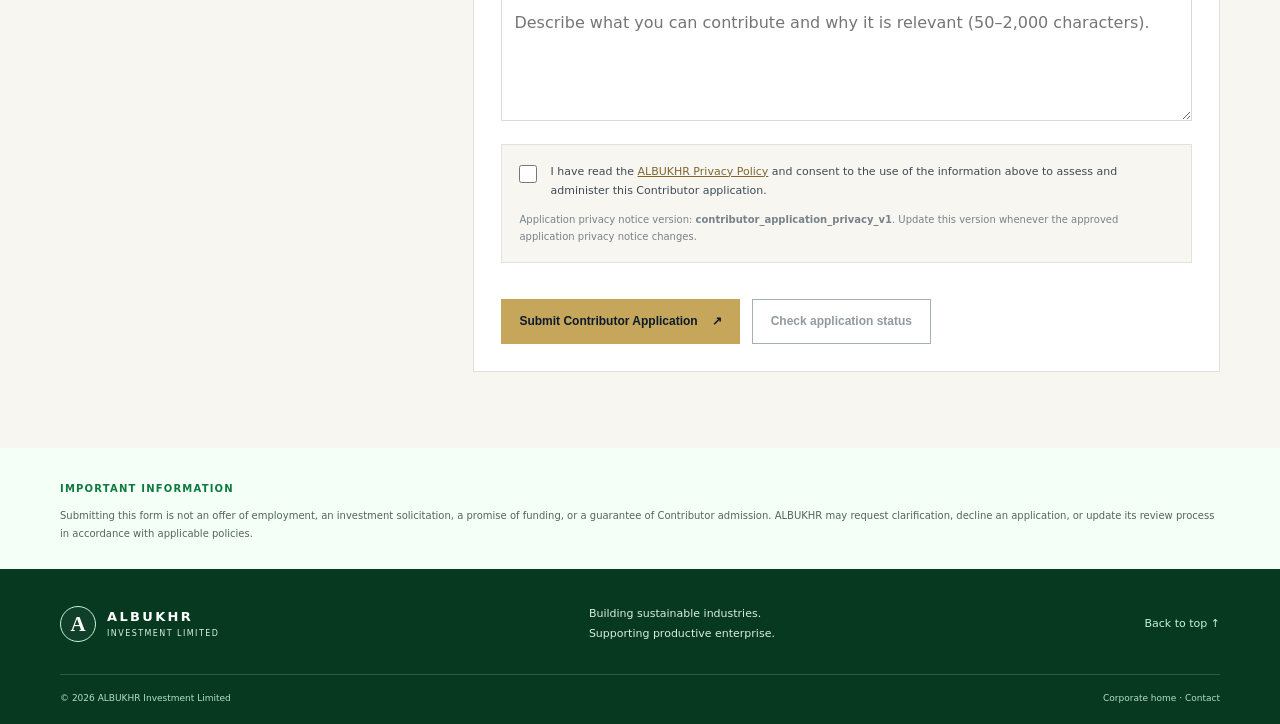
<file: contributor-apply.html>
<!doctype html>
<html lang="en">
<head>
<meta charset="utf-8">
<meta name="viewport" content="width=device-width,initial-scale=1">
<meta name="theme-color" content="#0f7a3d">
<meta name="robots" content="index,follow">
<meta name="description" content="Apply to the ALBUKHR Contributor Program through the official Mainnet identity gateway.">
<title>Contributor Application | ALBUKHR Investment Limited</title>
<link rel="icon" href="assets/favicon.svg" type="image/svg+xml">
<link rel="stylesheet" href="assets/styles.css">
<link rel="stylesheet" href="assets/brand-overrides.css">
<link rel="stylesheet" href="assets/contributor-apply.css">
<script src="https://sdk.minepi.com/pi-sdk.js" defer></script>
<script src="assets/contributor-apply.js" defer></script>
</head>
<body>
<a class="skip-link" href="#main">Skip to content</a>
<header class="site-header"><div class="container nav-wrap">
<a class="brand" href="index.html" aria-label="ALBUKHR home"><span class="brand-mark">A</span><span class="brand-copy"><strong>ALBUKHR</strong><small>INVESTMENT LIMITED</small></span></a>
<nav class="site-nav apply-nav" aria-label="Main navigation"><a href="index.html">Corporate home</a><a href="about-governance.html#governance">Governance</a><a href="https://app.albukhr.com/privacy-policy.html" target="_blank" rel="noopener noreferrer">Privacy Policy ↗</a></nav>
</div></header>
<main id="main" class="apply-main">
<section class="apply-hero"><div class="container apply-hero-grid"><div><p class="eyebrow"><span class="eyebrow-line"></span> ALBUKHR Contributor Program</p><h1>Apply to contribute.<br><span>Start with purpose.</span></h1><p class="hero-lead">Share your experience, skills and the areas where you can help ALBUKHR build productive, responsible initiatives. Submitting an application does not guarantee acceptance, employment, funding, project approval or any financial return.</p><div class="apply-security"><span>MAINNET ONLY</span><span>Pi identity checked by ALBUKHR API</span><span>No password or wallet secret requested</span></div></div><aside class="apply-side"><span class="apply-monogram">A</span><p class="eyebrow eyebrow-dark">Application process</p><h2>Submit → Review → Decision → Invitation</h2><p>Applications are reviewed by authorised ALBUKHR administrators. Contributor access is activated separately through a secure, one-time invitation.</p></aside></div></section>
<section class="apply-section"><div class="container apply-layout"><div class="apply-intro"><p class="eyebrow eyebrow-dark">Contributor Form One</p><h2>Tell us about<br>your contribution.</h2><p>Use accurate information. Your Pi identity is verified by the trusted ALBUKHR API; the username displayed by the browser is informational only.</p><div class="process-note"><strong>Privacy and security</strong><p>Do not submit passwords, OTPs, private keys, seed phrases, government identity documents or payment information. Contact email is not automatically verified by Pi sign-in.</p></div></div>
<form id="applicationForm" class="apply-form" novalidate>
<div class="auth-banner"><div><span id="identityState" class="identity-state">Pi identity not connected</span><p id="identityHelp">Open this page inside Pi Browser, then connect your Mainnet Pi account before submitting.</p></div><button id="connectPiButton" class="button button-quiet" type="button">Connect Pi</button></div>
<div class="form-grid">
<label class="field field-wide">Full name<input id="fullName" name="full_name" type="text" maxlength="120" autocomplete="name" required placeholder="Your full name"></label>
<label class="field">Contact email<input id="contactEmail" name="contact_email" type="email" maxlength="254" autocomplete="email" required placeholder="you@example.com"><small>Used for follow-up; email ownership is not yet verified.</small></label>
<label class="field">Country<input id="country" name="country" type="text" maxlength="100" autocomplete="country-name" required placeholder="Country of residence"></label>
<label class="field">Occupation / current role<input id="occupation" name="occupation" type="text" maxlength="120" required placeholder="e.g. Software developer"></label>
<label class="field">Primary expertise<input id="primaryExpertise" name="primary_expertise" type="text" maxlength="120" required placeholder="e.g. Cybersecurity"></label>
<fieldset class="field field-wide areas-field"><legend>Contribution areas <span>(choose 1–5)</span></legend><div class="area-options">
<label><input type="checkbox" name="areas" value="technology"> Technology &amp; software</label>
<label><input type="checkbox" name="areas" value="security"> Security &amp; risk</label>
<label><input type="checkbox" name="areas" value="business"> Business &amp; strategy</label>
<label><input type="checkbox" name="areas" value="research"> Research &amp; analysis</label>
<label><input type="checkbox" name="areas" value="design"> Product &amp; design</label>
<label><input type="checkbox" name="areas" value="finance"> Finance &amp; accounting</label>
<label><input type="checkbox" name="areas" value="operations"> Operations &amp; administration</label>
<label><input type="checkbox" name="areas" value="community"> Community &amp; communications</label>
<label><input type="checkbox" name="areas" value="agriculture"> Agriculture &amp; industry</label>
<label><input type="checkbox" name="areas" value="legal"> Legal &amp; compliance</label>
</div></fieldset>
<label class="field field-wide">Relevant experience <textarea id="experienceSummary" name="experience_summary" maxlength="2000" rows="4" required placeholder="Summarise relevant experience, projects or skills (50–2,000 characters)."></textarea></label>
<label class="field field-wide">How would you contribute to ALBUKHR? <textarea id="contributionStatement" name="contribution_statement" maxlength="2000" rows="4" required placeholder="Describe what you can contribute and why it is relevant (50–2,000 characters)."></textarea></label>
</div>
<div class="consent-block"><label class="consent-row"><input id="privacyConsent" type="checkbox" required><span>I have read the <a href="https://app.albukhr.com/privacy-policy.html" target="_blank" rel="noopener noreferrer">ALBUKHR Privacy Policy</a> and consent to the use of the information above to assess and administer this Contributor application.</span></label><p>Application privacy notice version: <strong>contributor_application_privacy_v1</strong>. Update this version whenever the approved application privacy notice changes.</p></div>
<div id="applicationStatus" class="form-status" role="status" aria-live="polite"></div>
<div class="form-actions"><button id="submitApplicationButton" class="button button-primary" type="submit">Submit Contributor Application <span>↗</span></button><button id="checkStatusButton" class="button button-quiet" type="button" disabled>Check application status</button></div>
</form></div></section>
<section id="applicationResult" class="application-result hidden" aria-live="polite"><div class="container result-panel"><p class="eyebrow eyebrow-dark">Your application</p><h2 id="resultTitle">Application received</h2><p id="resultMessage"></p><div class="result-reference"><span>Application reference</span><strong id="resultReference">Not available</strong><span>Current status</span><strong id="resultState">SUBMITTED</strong></div></div></section>
<section class="disclaimer"><div class="container"><strong>Important information</strong><p>Submitting this form is not an offer of employment, an investment solicitation, a promise of funding, or a guarantee of Contributor admission. ALBUKHR may request clarification, decline an application, or update its review process in accordance with applicable policies.</p></div></section>
</main>
<footer class="site-footer"><div class="container footer-main"><a class="brand brand-footer" href="index.html"><span class="brand-mark">A</span><span class="brand-copy"><strong>ALBUKHR</strong><small>INVESTMENT LIMITED</small></span></a><p>Building sustainable industries.<br>Supporting productive enterprise.</p><a class="back-top" href="#main">Back to top ↑</a></div><div class="container footer-bottom"><span>© <span id="year">2026</span> ALBUKHR Investment Limited</span><span><a href="index.html">Corporate home</a> · <a href="contact.html">Contact</a></span></div></footer>
<script>document.getElementById('year').textContent=String(new Date().getFullYear());</script>
</body></html>
</file>
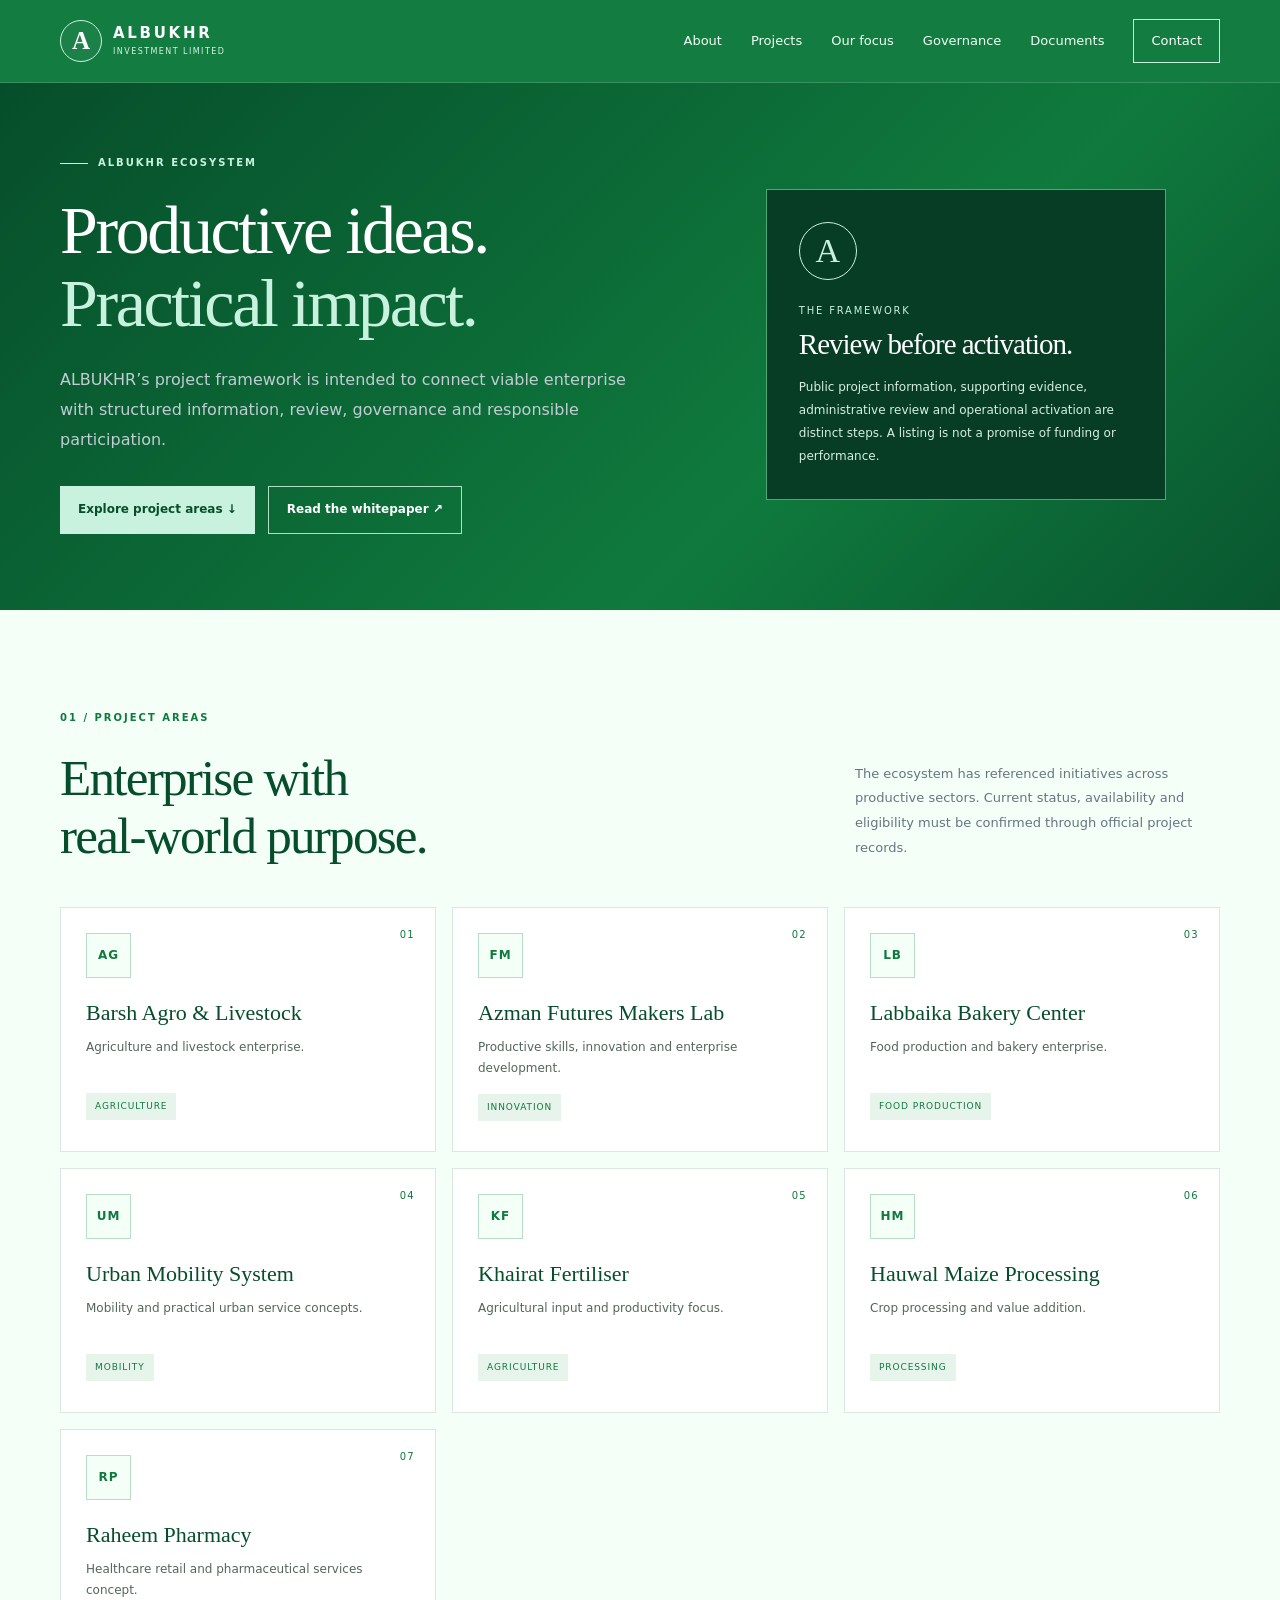
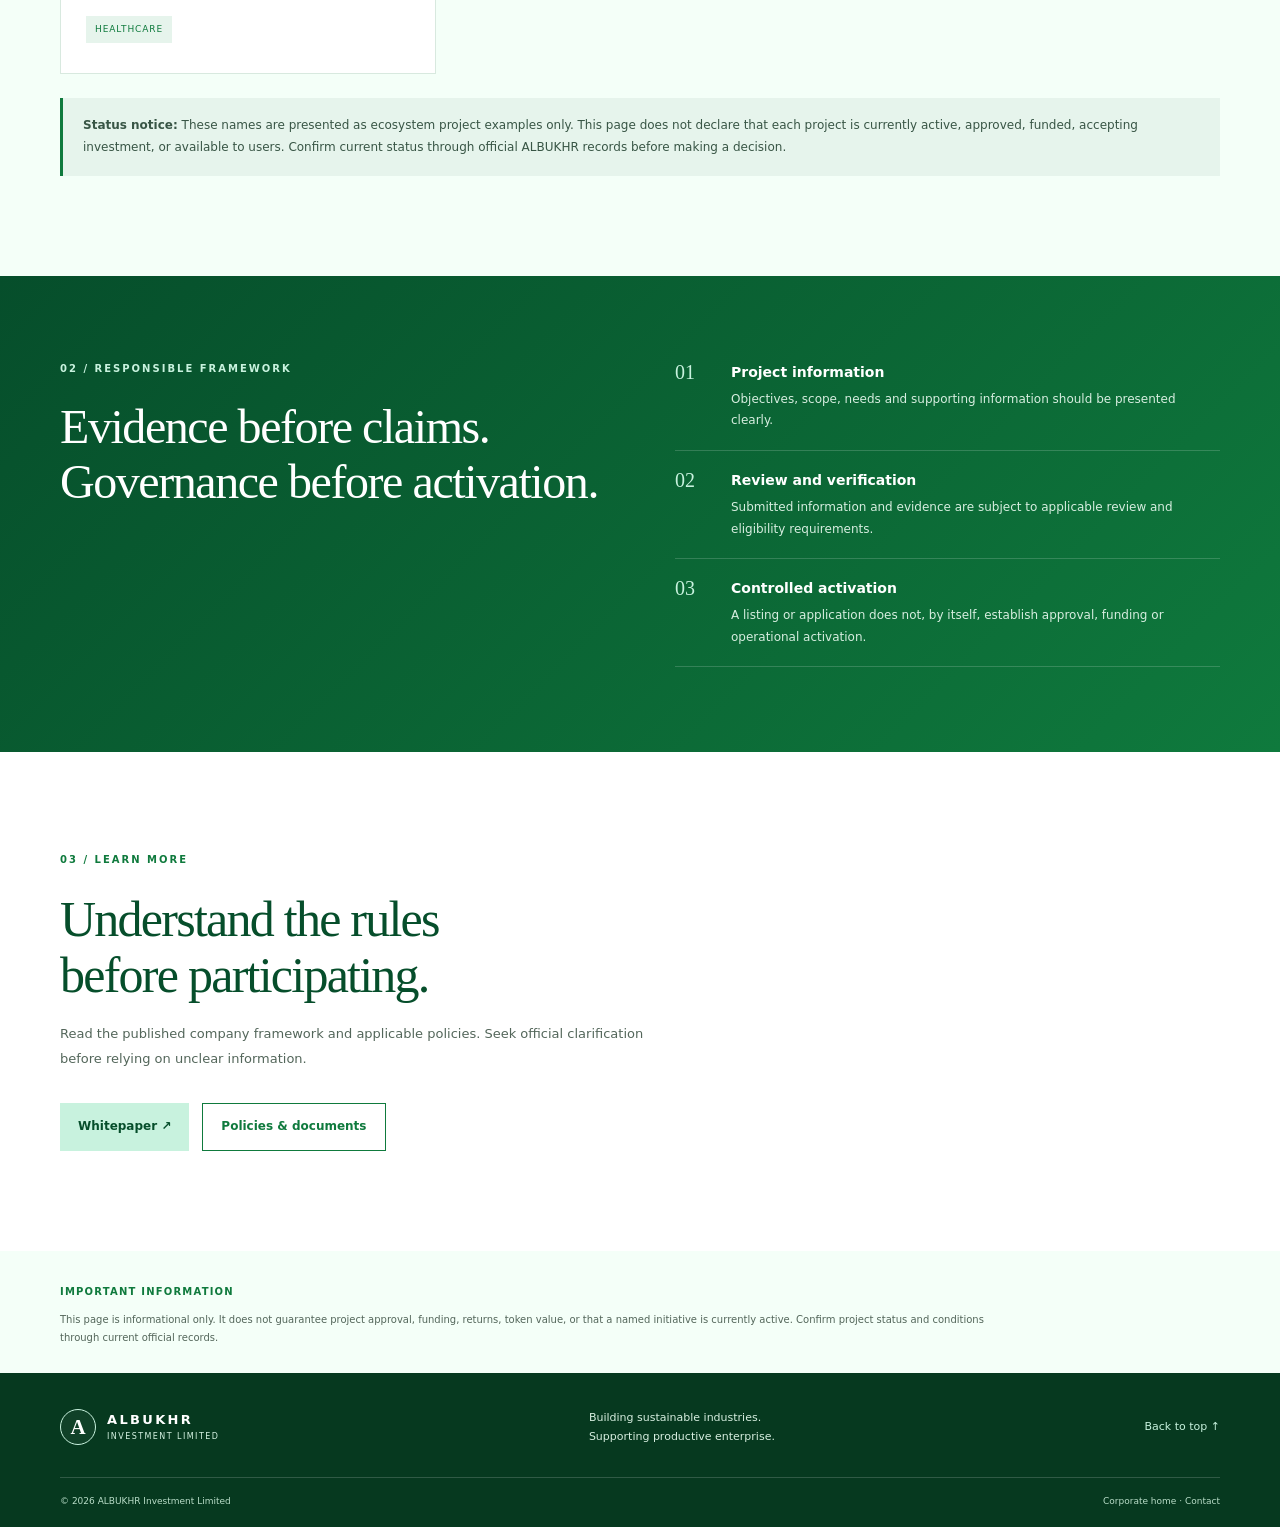
<file: projects.html>
<!doctype html>
<html lang="en">
<head>
<meta charset="utf-8"><meta name="viewport" content="width=device-width,initial-scale=1">
<meta name="theme-color" content="#0f7a3d">
<meta name="description" content="ALBUKHR ecosystem project framework and responsible participation principles.">
<title>Projects & Ecosystem | ALBUKHR Investment Limited</title>
<link rel="icon" href="assets/favicon.svg" type="image/svg+xml">
<link rel="stylesheet" href="assets/styles.css">
<link rel="stylesheet" href="assets/brand-overrides.css">
<link rel="stylesheet" href="assets/projects.css">
<script src="assets/main.js" defer></script>
</head>
<body>
<a class="skip-link" href="#main">Skip to content</a>
<header class="site-header"><div class="container nav-wrap">
<a class="brand" href="index.html"><span class="brand-mark">A</span><span class="brand-copy"><strong>ALBUKHR</strong><small>INVESTMENT LIMITED</small></span></a>
<button class="menu-toggle" aria-expanded="false" aria-controls="site-nav" type="button"><span class="menu-icon"></span><span class="sr-only">Toggle navigation</span></button>
<nav id="site-nav" class="site-nav" aria-label="Main navigation"><a href="index.html#about">About</a><a href="projects.html" aria-current="page">Projects</a><a href="index.html#focus">Our focus</a><a href="index.html#governance">Governance</a><a href="index.html#documents">Documents</a><a class="nav-cta" href="contact.html">Contact</a></nav>
</div></header>
<main id="main">
<section class="hero project-hero"><div class="container project-hero-grid"><div><p class="eyebrow"><span class="eyebrow-line"></span> ALBUKHR ecosystem</p><h1>Productive ideas.<br><span>Practical impact.</span></h1><p class="hero-lead">ALBUKHR’s project framework is intended to connect viable enterprise with structured information, review, governance and responsible participation.</p><div class="hero-actions"><a class="button button-primary" href="#portfolio">Explore project areas ↓</a><a class="button button-quiet" href="https://app.albukhr.com/whitepaper.html" target="_blank" rel="noopener noreferrer">Read the whitepaper ↗</a></div></div><div class="project-summary"><div class="summary-mark">A</div><p class="summary-kicker">The framework</p><h2>Review before activation.</h2><p>Public project information, supporting evidence, administrative review and operational activation are distinct steps. A listing is not a promise of funding or performance.</p></div></div></section>
<section class="section-pad project-list-section" id="portfolio"><div class="container"><div class="section-heading"><div><p class="eyebrow eyebrow-dark">01 / Project areas</p><h2>Enterprise with<br>real-world purpose.</h2></div><p class="section-intro">The ecosystem has referenced initiatives across productive sectors. Current status, availability and eligibility must be confirmed through official project records.</p></div>
<div class="project-cards">
<article class="project-card"><span class="project-number">01</span><div class="project-symbol">AG</div><h3>Barsh Agro &amp; Livestock</h3><p>Agriculture and livestock enterprise.</p><span class="project-sector">Agriculture</span></article>
<article class="project-card"><span class="project-number">02</span><div class="project-symbol">FM</div><h3>Azman Futures Makers Lab</h3><p>Productive skills, innovation and enterprise development.</p><span class="project-sector">Innovation</span></article>
<article class="project-card"><span class="project-number">03</span><div class="project-symbol">LB</div><h3>Labbaika Bakery Center</h3><p>Food production and bakery enterprise.</p><span class="project-sector">Food production</span></article>
<article class="project-card"><span class="project-number">04</span><div class="project-symbol">UM</div><h3>Urban Mobility System</h3><p>Mobility and practical urban service concepts.</p><span class="project-sector">Mobility</span></article>
<article class="project-card"><span class="project-number">05</span><div class="project-symbol">KF</div><h3>Khairat Fertiliser</h3><p>Agricultural input and productivity focus.</p><span class="project-sector">Agriculture</span></article>
<article class="project-card"><span class="project-number">06</span><div class="project-symbol">HM</div><h3>Hauwal Maize Processing</h3><p>Crop processing and value addition.</p><span class="project-sector">Processing</span></article>
<article class="project-card"><span class="project-number">07</span><div class="project-symbol">RP</div><h3>Raheem Pharmacy</h3><p>Healthcare retail and pharmaceutical services concept.</p><span class="project-sector">Healthcare</span></article>
</div>
<p class="project-status-note"><strong>Status notice:</strong> These names are presented as ecosystem project examples only. This page does not declare that each project is currently active, approved, funded, accepting investment, or available to users. Confirm current status through official ALBUKHR records before making a decision.</p>
</div></section>
<section class="project-governance"><div class="container project-governance-grid"><div><p class="eyebrow">02 / Responsible framework</p><h2>Evidence before claims.<br>Governance before activation.</h2></div><div class="project-steps"><article><span>01</span><div><h3>Project information</h3><p>Objectives, scope, needs and supporting information should be presented clearly.</p></div></article><article><span>02</span><div><h3>Review and verification</h3><p>Submitted information and evidence are subject to applicable review and eligibility requirements.</p></div></article><article><span>03</span><div><h3>Controlled activation</h3><p>A listing or application does not, by itself, establish approval, funding or operational activation.</p></div></article></div></div></section>
<section class="section-pad project-cta"><div class="container"><p class="eyebrow eyebrow-dark">03 / Learn more</p><h2>Understand the rules<br>before participating.</h2><p>Read the published company framework and applicable policies. Seek official clarification before relying on unclear information.</p><div class="hero-actions"><a class="button button-primary" href="https://app.albukhr.com/whitepaper.html" target="_blank" rel="noopener noreferrer">Whitepaper ↗</a><a class="button project-secondary" href="index.html#documents">Policies &amp; documents</a></div></div></section>
<section class="disclaimer"><div class="container"><strong>Important information</strong><p>This page is informational only. It does not guarantee project approval, funding, returns, token value, or that a named initiative is currently active. Confirm project status and conditions through current official records.</p></div></section>
</main>
<footer class="site-footer"><div class="container footer-main"><a class="brand brand-footer" href="index.html"><span class="brand-mark">A</span><span class="brand-copy"><strong>ALBUKHR</strong><small>INVESTMENT LIMITED</small></span></a><p>Building sustainable industries.<br>Supporting productive enterprise.</p><a class="back-top" href="#main">Back to top ↑</a></div><div class="container footer-bottom"><span>© <span id="year">2026</span> ALBUKHR Investment Limited</span><span><a href="index.html">Corporate home</a> · <a href="contact.html">Contact</a></span></div></footer>
</body></html>
</file>
<file: assets/styles.css>
:root{--ink:#0b1b2b;--gold:#c6a65b;--gold-light:#ead8a2;--paper:#f7f6f1;--text:#263746;--line:#dfe3e4;--max:1160px}*{box-sizing:border-box}html{scroll-behavior:smooth;scroll-padding-top:90px}body{margin:0;background:var(--paper);color:var(--text);font-family:Inter,system-ui,-apple-system,"Segoe UI",sans-serif;line-height:1.65;-webkit-font-smoothing:antialiased}a{color:inherit;text-decoration:none}a:focus-visible,button:focus-visible{outline:3px solid var(--gold);outline-offset:4px}.container{width:min(calc(100% - 40px),var(--max));margin:auto}.skip-link{position:absolute;left:-9999px;top:8px;background:white;padding:10px;z-index:100}.skip-link:focus{left:8px}.site-header{position:sticky;top:0;z-index:20;background:#0b1b2bf7;border-bottom:1px solid #ffffff1a}.nav-wrap{height:82px;display:flex;align-items:center;justify-content:space-between;gap:30px}.brand{display:inline-flex;align-items:center;gap:11px;color:white}.brand-mark{display:grid;place-items:center;width:42px;height:42px;border:1px solid var(--gold);border-radius:50%;color:var(--gold-light);font:700 25px Georgia,serif}.brand-copy{display:flex;flex-direction:column;line-height:1.1;letter-spacing:.12em}.brand-copy strong{font-size:15px;letter-spacing:.18em}.brand-copy small{font-size:8px;letter-spacing:.18em;margin-top:6px;color:#bdc6ce}.site-nav{display:flex;align-items:center;gap:29px;color:#d8e0e5;font-size:13px}.site-nav a:hover{color:var(--gold-light)}.site-nav .nav-cta{padding:10px 17px;border:1px solid #ead8a2a6;color:var(--gold-light)}.menu-toggle{display:none;background:transparent;border:1px solid #526170;border-radius:3px;width:43px;height:40px}.menu-icon,.menu-icon:before,.menu-icon:after{display:block;width:18px;height:1px;background:white;position:relative;margin:auto}.menu-icon:before,.menu-icon:after{content:"";position:absolute;left:0}.menu-icon:before{top:-6px}.menu-icon:after{top:6px}.hero{position:relative;overflow:hidden;background:var(--ink);color:white}.hero-grid{position:relative;z-index:1;display:grid;grid-template-columns:1.1fr .9fr;align-items:center;gap:50px;padding:85px 0;min-height:590px}.hero-content{max-width:630px}.eyebrow{margin:0 0 22px;color:var(--gold-light);font-size:10px;letter-spacing:.2em;text-transform:uppercase;font-weight:700;display:flex;align-items:center;gap:10px}.eyebrow-line{height:1px;width:28px;background:var(--gold)}h1,h2,h3,p{margin-top:0}h1,h2{font-family:Georgia,"Times New Roman",serif;font-weight:400;letter-spacing:-.035em}h1{font-size:clamp(42px,5.4vw,72px);line-height:1.08;margin-bottom:25px}h1 span,h2 em{color:var(--gold-light);font-style:normal}.hero-lead{font-size:16px;line-height:1.85;color:#c2ccd4;max-width:590px}.hero-actions{display:flex;flex-wrap:wrap;gap:13px;margin-top:32px}.button{min-height:48px;padding:13px 18px;display:inline-flex;align-items:center;justify-content:center;gap:14px;font-size:12px;font-weight:650}.button-primary{background:var(--gold);color:var(--ink)}.button-quiet{border:1px solid #526170;color:#e4e8eb}.hero-note{margin:32px 0 0;color:#9daab5;font-size:11px;display:flex;align-items:center;gap:9px}.status-dot{width:7px;height:7px;border-radius:50%;background:var(--gold);box-shadow:0 0 0 4px #c6a65b22}.hero-visual{position:relative;min-height:390px;display:grid;place-items:center}.orbit{position:absolute;border:1px solid #ead8a233;border-radius:50%;transform:rotate(-25deg)}.orbit-a{width:340px;height:340px}.orbit-b{width:255px;height:390px;transform:rotate(55deg)}.visual-core{width:164px;height:164px;border:1px solid var(--gold);border-radius:50%;background:radial-gradient(circle at 35% 25%,#25435a,var(--ink) 70%);box-shadow:0 0 0 12px #c6a65b09,0 0 60px #c6a65b1f;display:flex;flex-direction:column;align-items:center;justify-content:center;gap:7px;z-index:2}.core-symbol{font:55px Georgia,serif;color:var(--gold-light);line-height:1}.core-caption{text-align:center;font-size:8px;line-height:1.5;letter-spacing:.22em;color:#d2dce3}.orbit-node{position:absolute;z-index:3;background:#132b40;border:1px solid #435263;min-width:116px;padding:10px 13px;display:flex;flex-direction:column;gap:2px}.orbit-node span{color:var(--gold-light);font-size:9px;letter-spacing:.14em}.orbit-node b{font-size:11px;font-weight:550}.node-one{top:43px;left:1%}.node-two{right:-2%;top:45%}.node-three{bottom:25px;left:9%}.visual-label{position:absolute;bottom:0;right:0;font-size:9px;letter-spacing:.2em;text-transform:uppercase;color:#8e9ba6}.hero-glow{position:absolute;border-radius:50%;pointer-events:none}.glow-one{width:400px;height:400px;background:#c6a65b0b;right:-100px;top:-100px}.glow-two{width:280px;height:280px;background:#2b648022;left:-180px;bottom:-80px}.hero-bottom{border-top:1px solid #ffffff1c}.hero-bottom-inner{display:flex;gap:16px;align-items:center;min-height:58px;font-size:9px;letter-spacing:.16em;text-transform:uppercase;color:#9fadb8}.bottom-separator{color:var(--gold)}.section-pad{padding:100px 0}.intro{background:white}.intro-grid{display:grid;grid-template-columns:.9fr 1.1fr;gap:100px}.eyebrow-dark{color:#987c3c}.intro h2,.section-heading h2,.principles-heading h2,.contact-panel h2{font-size:clamp(36px,4vw,53px);line-height:1.13;color:var(--ink);margin:0}.intro h2 em,.contact-panel h2 em{color:#a88a45}.intro-copy{max-width:610px}.large-copy{font:23px/1.55 Georgia,serif;color:var(--ink)}.intro-copy p:not(.large-copy){font-size:14px;color:#5d6b76;line-height:1.9}.text-link{display:inline-flex;gap:17px;margin-top:13px;color:#80672f;font-weight:700;font-size:12px}.focus-section{background:var(--paper)}.section-heading{display:flex;align-items:flex-end;justify-content:space-between;gap:45px;margin-bottom:43px}.section-intro{max-width:365px;color:#677580;font-size:13px;line-height:1.9;margin-bottom:4px}.focus-grid{display:grid;grid-template-columns:repeat(3,1fr);gap:16px}.focus-card{position:relative;min-height:310px;padding:29px 27px;background:white;border:1px solid #e4e4dd}.focus-card-featured{background:var(--ink);color:white;border-color:var(--ink)}.card-number{font-size:10px;color:#9b854f;letter-spacing:.14em}.card-icon{display:grid;place-items:center;width:45px;height:45px;border:1px solid #d6c79e;color:#a78b48;font-size:22px;margin:29px 0 21px}.focus-card h3{font:23px Georgia,serif;color:var(--ink);margin-bottom:13px}.focus-card-featured h3{color:white}.focus-card p{font-size:12px;line-height:1.9;color:#6b7881}.focus-card-featured p{color:#b7c2ca}.focus-card>a{position:absolute;bottom:25px;left:27px;font-size:11px;font-weight:700;color:#8b7135;display:flex;gap:15px}.principles-section{background:#102437;color:white}.principles-grid{display:grid;grid-template-columns:.8fr 1.2fr;gap:95px}.principles-heading h2{color:white;margin-bottom:25px}.principles-heading>p:last-child{color:#afbdc8;font-size:13px;line-height:1.9;max-width:360px}.principles-list article{display:grid;grid-template-columns:45px 1fr;gap:20px;padding:22px 0;border-bottom:1px solid #ffffff20}.principles-list article:first-child{padding-top:0}.principle-index{font:20px Georgia,serif;color:var(--gold-light)}.principles-list h3{font-size:14px;margin-bottom:6px}.principles-list p{font-size:12px;line-height:1.8;color:#b3c0ca;margin:0}.documents-section{background:white}.document-list{border-top:1px solid var(--line)}.document-item{display:grid;grid-template-columns:.65fr 1fr 1.4fr 25px;align-items:center;gap:20px;padding:24px 4px;border-bottom:1px solid var(--line)}.document-item:hover{padding-left:12px;padding-right:12px}.document-type{font-size:9px;text-transform:uppercase;letter-spacing:.12em;color:#9b8248}.document-item strong{font:19px Georgia,serif;color:var(--ink)}.document-desc{font-size:11px;color:#6c7a84}.document-arrow{font-size:18px;color:#9c8140}.documents-note{font-size:11px;color:#7b858c;margin:18px 0 0}.contact-section{padding-top:40px;background:white}.contact-panel{background:#e9e6dc;padding:60px;display:grid;grid-template-columns:1fr .75fr;gap:70px;align-items:center}.contact-panel h2{margin-bottom:20px}.contact-panel>div:first-child>p:last-child{font-size:13px;color:#5d6b75;max-width:420px;line-height:1.9}.contact-side{border-left:1px solid #c8c1b0;padding-left:40px}.contact-mark{display:grid;place-items:center;width:58px;height:58px;border:1px solid #aa8c48;border-radius:50%;font:33px Georgia,serif;color:#9c7b37}.contact-label{font-size:10px;letter-spacing:.13em;text-transform:uppercase;color:#66737b;margin:22px 0 3px}.contact-domain{font:26px Georgia,serif;color:var(--ink);margin-bottom:6px}.contact-small{font-size:11px;color:#78838a}.disclaimer{background:#f0efe9;padding:26px 0}.disclaimer strong{font-size:10px;letter-spacing:.12em;text-transform:uppercase;color:#8d7339}.disclaimer p{font-size:10px;line-height:1.8;color:#6f7a80;margin:7px 0 0;max-width:950px}.site-footer{background:#081622;color:#a9b5be;padding:35px 0 18px}.footer-main{display:flex;align-items:center;justify-content:space-between;gap:30px;padding-bottom:30px}.brand-footer .brand-mark{width:36px;height:36px;font-size:21px}.brand-footer .brand-copy strong{font-size:13px}.footer-main>p{font-size:11px;line-height:1.8;margin:0}.back-top{font-size:11px;color:var(--gold-light)}.footer-bottom{border-top:1px solid #ffffff1a;padding-top:16px;display:flex;justify-content:space-between;gap:15px;font-size:9px;color:#81909b}.sr-only{position:absolute;width:1px;height:1px;padding:0;margin:-1px;overflow:hidden;clip:rect(0,0,0,0);white-space:nowrap;border:0}@media(max-width:850px){.nav-wrap{height:72px}.menu-toggle{display:block}.site-nav{display:none;position:absolute;top:72px;left:0;right:0;background:#0b1b2b;padding:15px 22px 22px;flex-direction:column;align-items:stretch;gap:0;border-bottom:1px solid #ffffff20}.site-nav.is-open{display:flex}.site-nav a{padding:13px 0;border-bottom:1px solid #ffffff13}.site-nav .nav-cta{margin-top:10px;text-align:center;padding:12px}.hero-grid{grid-template-columns:1fr;gap:25px;padding-top:65px;padding-bottom:40px}.hero-visual{min-height:340px;max-width:500px;width:100%;margin:auto}.orbit-a{width:285px;height:285px}.orbit-b{width:220px;height:330px}.visual-core{width:140px;height:140px}.intro-grid,.principles-grid{grid-template-columns:1fr;gap:35px}.section-pad{padding:72px 0}.focus-grid{grid-template-columns:1fr}.focus-card{min-height:285px}.section-heading{align-items:flex-start;flex-direction:column;gap:18px}.contact-panel{padding:38px;grid-template-columns:1fr;gap:25px}.contact-side{border-left:0;border-top:1px solid #c8c1b0;padding:25px 0 0}.document-item{grid-template-columns:1fr 25px;gap:6px 15px}.document-type,.document-item strong,.document-desc{grid-column:1}.document-arrow{grid-column:2;grid-row:1/4}.footer-main{align-items:flex-start;flex-wrap:wrap}.footer-main>p{order:3;width:100%}}@media(max-width:440px){.container{width:min(calc(100% - 30px),var(--max))}h1{font-size:43px}.hero-lead{font-size:14px}.hero-actions{flex-direction:column}.button{width:100%}.hero-visual{min-height:300px}.orbit-a{width:250px;height:250px}.orbit-b{width:190px;height:300px}.visual-core{width:125px;height:125px}.core-symbol{font-size:45px}.orbit-node{min-width:96px;padding:8px 10px}.node-one{top:25px;left:0}.node-two{right:-3%;top:44%}.node-three{bottom:15px;left:2%}.visual-label{font-size:7px}.section-pad{padding:60px 0}.intro h2,.section-heading h2,.principles-heading h2,.contact-panel h2{font-size:37px}.large-copy{font-size:20px}.contact-panel{padding:27px 22px}.footer-bottom{flex-direction:column}.document-item strong{font-size:18px}}@media(prefers-reduced-motion:reduce){html{scroll-behavior:auto}*,*:before,*:after{transition:none!important;animation:none!important}}
</file>
<file: assets/brand-overrides.css>
/* ALBUKHR brand color alignment.
   Load this AFTER assets/styles.css in index.html.
   Palette drawn from the existing ALBUKHR app UI: green #0F7A3D,
   pale green #F4FFF8 and #E6F4EC, with dark forest green. */

:root{
  --ink:#064e2b;
  --gold:#0f7a3d;
  --gold-light:#c8f2de;
  --paper:#f4fff8;
  --text:#17231b;
  --line:#d8e9df;
}
body{background:var(--paper);color:var(--text)}
.site-header{background:rgba(15,122,61,.98);border-bottom-color:rgba(255,255,255,.16)}
.brand-mark{border-color:#c8f2de;color:#fff;background:rgba(255,255,255,.04)}
.brand-copy small{color:#d7f4e4}
.site-nav{color:#f1fff6}
.site-nav a:hover{color:#c8f2de}
.site-nav .nav-cta{border-color:#c8f2de;color:#fff}
.menu-toggle{border-color:#a8dfc0}
.menu-icon,.menu-icon:before,.menu-icon:after{background:#fff}
.hero{background:linear-gradient(135deg,#064e2b 0%,#0f7a3d 64%,#09562f 100%)}
.hero-glow.glow-one{background:#c8f2de14}
.hero-glow.glow-two{background:#ffffff0d}
.orbit{border-color:#c8f2de35}
.visual-core{border-color:#c8f2de;background:radial-gradient(circle at 35% 25%,#167d4b,#064e2b 72%);box-shadow:0 0 0 12px #c8f2de0a,0 0 60px #042f1b40}
.core-symbol,.core-caption{color:#f4fff8}
.orbit-node{background:#073d24;border-color:#4ca777}
.orbit-node span{color:#c8f2de}
.orbit-node b{color:#fff}
.visual-label{color:#d7f4e4}
.hero-bottom{border-top-color:#ffffff2b}
.hero-bottom-inner{color:#d7f4e4}
.bottom-separator,.eyebrow{color:#c8f2de}
.eyebrow-line{background:#c8f2de}
.button-primary{background:#c8f2de;color:#064e2b}
.button-primary:hover{background:#fff}
.button-quiet{border-color:#b1dfc5;color:#fff}
.button-quiet:hover{border-color:#fff;background:#ffffff0b}
.status-dot{background:#c8f2de;box-shadow:0 0 0 4px #c8f2de25}
.intro,.documents-section,.contact-section{background:#fff}
.eyebrow-dark{color:#0f7a3d}
.intro h2 em,.contact-panel h2 em{color:#0f7a3d}
.text-link{color:#0f7a3d}
.focus-section{background:#f4fff8}
.focus-card{border-color:#d8e9df}
.focus-card-featured{background:#0f7a3d;border-color:#0f7a3d}
.card-number{color:#0f7a3d}
.card-icon{border-color:#b7dfc8;color:#0f7a3d;background:#f4fff8}
.focus-card-featured .card-icon{border-color:#b7dfc8;background:#ffffff0d;color:#c8f2de}
.focus-card h3{color:#064e2b}
.focus-card-featured h3{color:#fff}
.focus-card p{color:#53665a}
.focus-card-featured p{color:#e0f5e8}
.focus-card>a{color:#0f7a3d}
.focus-card-featured>a{color:#c8f2de}
.principles-section{background:linear-gradient(135deg,#064e2b,#0f7a3d);color:#fff}
.principle-index{color:#c8f2de}
.principles-list article{border-bottom-color:#ffffff2b}
.principles-list p{color:#d7eee0}
.document-list,.document-item{border-color:#d8e9df}
.document-type,.document-arrow{color:#0f7a3d}
.document-item strong{color:#064e2b}
.document-desc{color:#53665a}
.documents-note{color:#66786c}
.contact-panel{background:#e6f4ec}
.contact-side{border-left-color:#b7d9c4}
.contact-mark{border-color:#0f7a3d;color:#0f7a3d}
.contact-label,.contact-small{color:#53665a}
.contact-domain{color:#064e2b}
.disclaimer{background:#f4fff8}
.disclaimer strong{color:#0f7a3d}
.disclaimer p{color:#53665a}
.site-footer{background:#06391f;color:#d7eee0}
.brand-footer .brand-mark{border-color:#c8f2de;color:#fff}
.footer-main>p{color:#d7eee0}
.back-top{color:#c8f2de}
.footer-bottom{border-top-color:#ffffff2b;color:#b9ddc8}
@media(max-width:850px){
  .site-nav{background:#0f7a3d;border-bottom-color:#ffffff2b}
  .site-nav a{border-bottom-color:#ffffff20}
  .contact-side{border-top-color:#b7d9c4}
}


/* =========================================================
   ALBUKHR MEDIA & OFFICIAL PUBLIC CHANNELS
   Append to assets/brand-overrides.css
   ========================================================= */

.media-section {
  background: #f4fff8;
}

.media-section .section-heading {
  margin-bottom: 36px;
}

.media-section .section-heading h2 em {
  color: #0f7a3d;
  font-style: normal;
}

.media-grid {
  display: grid;
  grid-template-columns: repeat(2, minmax(0, 1fr));
  gap: 16px;
}

.media-card {
  display: flex;
  align-items: center;
  gap: 18px;
  min-width: 0;
  padding: 22px;
  background: #fff;
  border: 1px solid #d8e9df;
  border-radius: 12px;
  box-shadow: 0 5px 18px rgba(6, 78, 43, 0.035);
  transition: border-color .2s ease, transform .2s ease,
              box-shadow .2s ease;
}

.media-card:hover {
  border-color: #0f7a3d;
  transform: translateY(-3px);
  box-shadow: 0 12px 28px rgba(6, 78, 43, 0.09);
}

.media-card:focus-visible {
  outline: 3px solid #0f7a3d;
  outline-offset: 4px;
}

.media-icon {
  display: grid;
  place-items: center;
  flex: 0 0 54px;
  width: 54px;
  height: 54px;
}

.media-icon svg {
  display: block;
  width: 48px;
  height: 48px;
}

.media-telegram { color: #229ed9; }
.media-whatsapp { color: #25a75a; }
.media-facebook { color: #1877f2; }
.media-youtube { color: #e62117; }

.media-card-copy {
  display: flex;
  flex: 1;
  flex-direction: column;
  gap: 5px;
  min-width: 0;
}

.media-card-copy strong {
  color: #064e2b;
  font: 23px/1.2 Georgia, "Times New Roman", serif;
}

.media-card-copy small {
  color: #53665a;
  font-size: 12px;
  line-height: 1.5;
}

.media-arrow {
  flex: 0 0 auto;
  align-self: flex-start;
  color: #0f7a3d;
  font-size: 22px;
  line-height: 1;
}

.media-note {
  max-width: 850px;
  margin: 24px 0 0;
  color: #53665a;
  font-size: 11px;
  line-height: 1.9;
}

@media (max-width: 600px) {
  .media-grid {
    grid-template-columns: 1fr;
    gap: 12px;
  }

  .media-card {
    gap: 14px;
    padding: 17px;
  }

  .media-icon {
    flex-basis: 48px;
    width: 48px;
    height: 48px;
  }

  .media-icon svg {
    width: 44px;
    height: 44px;
  }

  .media-card-copy strong {
    font-size: 21px;
  }
}

@media (prefers-reduced-motion: reduce) {
  .media-card {
    transition: none;
  }

  .media-card:hover {
    transform: none;
  }
}
</file>
<file: assets/about-governance.css>
.about-hero{padding:72px 0}.about-hero-grid{display:grid;grid-template-columns:1.1fr .75fr;gap:65px;align-items:center}.about-hero h1{font-size:clamp(40px,5vw,66px)}.about-statement{padding:32px;background:#073d24;border:1px solid #4ca777;color:#fff}.about-monogram{display:grid;place-items:center;width:62px;height:62px;border:1px solid #c8f2de;border-radius:50%;font:36px Georgia,serif;color:#c8f2de}.statement-label{margin:24px 0 8px;color:#c8f2de;font-size:10px;letter-spacing:.16em;text-transform:uppercase}.about-statement h2{font:30px/1.2 Georgia,serif;color:#fff;margin:0 0 12px}.about-statement p:last-child{font-size:12px;line-height:1.9;color:#d7eee0;margin:0}.about-purpose{background:#fff}.about-purpose-grid{display:grid;grid-template-columns:.9fr 1.1fr;gap:80px}.about-purpose h2,.about-docs h2{font:clamp(35px,4vw,50px)/1.13 Georgia,serif;color:#064e2b;margin:0}.about-purpose-grid>div:last-child p{font-size:13px;line-height:1.95;color:#53665a}.about-purpose-grid .about-lead{font:22px/1.55 Georgia,serif;color:#064e2b}.about-pillars{background:#f4fff8}.pillar-grid{display:grid;grid-template-columns:repeat(2,minmax(0,1fr));gap:16px}.pillar{background:#fff;border:1px solid #d8e9df;padding:27px;min-height:210px}.pillar>span{font-size:10px;color:#0f7a3d;letter-spacing:.14em}.pillar h3{font:23px Georgia,serif;color:#064e2b;margin:20px 0 10px}.pillar p{font-size:12px;line-height:1.9;color:#53665a}.pillar a{font-size:11px;font-weight:700;color:#0f7a3d}.about-process{background:linear-gradient(135deg,#064e2b,#0f7a3d);color:#fff}.about-process-grid{display:grid;grid-template-columns:1fr 1fr;gap:75px}.about-process h2{font:clamp(35px,4vw,49px)/1.13 Georgia,serif;color:#fff;margin:0 0 20px}.about-process-grid>div:first-child>p:not(.eyebrow){font-size:13px;line-height:1.9;color:#d7eee0;margin-bottom:25px}.process-list article{display:grid;grid-template-columns:38px 1fr;gap:17px;padding:18px 0;border-bottom:1px solid #ffffff2b}.process-list article:first-child{padding-top:0}.process-list article>span{font:20px Georgia,serif;color:#c8f2de}.process-list h3{font-size:14px;margin:0 0 6px}.process-list p{font-size:12px;line-height:1.8;color:#d7eee0;margin:0}.about-docs{background:#fff}.about-docs-intro{max-width:760px;color:#53665a;font-size:13px;line-height:1.9;margin:18px 0 30px}.about-doc-links{border-top:1px solid #d8e9df}.about-doc-links a{display:flex;justify-content:space-between;align-items:center;gap:20px;padding:22px 3px;border-bottom:1px solid #d8e9df}.about-doc-links a:hover{padding-left:12px;padding-right:12px;background:#f4fff8}.about-doc-links span{font-size:10px;text-transform:uppercase;letter-spacing:.13em;color:#0f7a3d}.about-doc-links strong{font:20px Georgia,serif;color:#064e2b}@media(max-width:850px){.about-hero-grid,.about-purpose-grid,.about-process-grid{grid-template-columns:1fr;gap:32px}.about-hero{padding:55px 0}.about-statement{max-width:none}.pillar-grid{grid-template-columns:1fr 1fr}}@media(max-width:520px){.pillar-grid{grid-template-columns:1fr}.about-hero h1{font-size:41px}.about-statement{padding:25px}.about-doc-links a{align-items:flex-start;flex-direction:column;gap:8px}.about-purpose h2,.about-docs h2{font-size:36px}}
</file>
<file: assets/contact.css>
/* Contact page — ALBUKHR corporate green palette */
.contact-hero{background:linear-gradient(140deg,#064e2b 0%,#0f7a3d 62%,#136c42 100%);color:#fff;padding:78px 0 86px;overflow:hidden;position:relative}
.contact-hero-grid{display:grid;grid-template-columns:minmax(0,1.25fr) minmax(280px,.75fr);align-items:center;gap:56px}
.contact-hero h1{font:clamp(43px,5.3vw,67px)/1.08 Georgia,serif;letter-spacing:-.035em;max-width:760px;margin:17px 0 22px;color:#fff}
.contact-hero h1 span{color:#c8f2de}
.contact-hero .hero-lead{max-width:650px;color:#e0f1e7;font-size:16px;line-height:1.85}
.contact-hero .eyebrow{color:#d3f1df}
.contact-hero .eyebrow-line{background:#c8f2de}
.contact-hero .button-quiet{border-color:#ffffff75;color:#fff}
.contact-hero .button-quiet:hover{background:#ffffff13}
.contact-status{background:#f4fff8;border:1px solid #d4eadb;border-radius:18px;padding:32px;color:#284b36;box-shadow:0 20px 50px #00371a22}
.contact-status-mark{display:grid;place-items:center;width:52px;height:52px;border-radius:50%;background:#e1f3e8;border:1px solid #c0e1cd;color:#0f7a3d;font:700 28px Georgia,serif;margin-bottom:25px}
.contact-status h2{font:38px/1.15 Georgia,serif;color:#064e2b;margin:8px 0 12px}
.contact-status p:not(.eyebrow){font-size:13px;line-height:1.85;color:#53665a}
.contact-status-note{display:inline-block;margin-top:15px;padding-top:15px;border-top:1px solid #d8e9df;color:#0f7a3d;font-size:11px;font-weight:700;letter-spacing:.04em;overflow-wrap:anywhere}
.contact-details{background:#fff}
.contact-route-grid{display:grid;grid-template-columns:repeat(3,minmax(0,1fr));gap:18px;margin-top:34px}
.contact-route-grid article{background:#f7fcf8;border:1px solid #dcebe1;border-radius:14px;padding:28px 25px;min-height:250px}
.contact-step{display:grid;place-items:center;width:34px;height:34px;border-radius:50%;background:#e2f3e9;color:#0f7a3d;font:700 13px Georgia,serif;margin-bottom:21px}
.contact-route-grid h3{font:23px/1.25 Georgia,serif;color:#064e2b;margin:0 0 12px}
.contact-route-grid p{font-size:13px;line-height:1.85;color:#53665a;margin:0 0 20px}
.contact-route-grid a{color:#0f7a3d;font-size:12px;font-weight:750;text-decoration:underline;text-underline-offset:4px}
.contact-security{background:#064e2b;color:#fff}
.contact-security-grid{display:grid;grid-template-columns:.85fr 1.15fr;gap:65px;align-items:start}
.contact-security h2{font:clamp(36px,4vw,50px)/1.13 Georgia,serif;color:#fff;margin:12px 0 16px}
.contact-security h2 em{color:#c8f2de}
.contact-security> .container > div:first-child p:not(.eyebrow){color:#d2e8db;font-size:13px;line-height:1.9;max-width:360px}
.contact-security .eyebrow{color:#c8f2de}
.contact-security-list{border-top:1px solid #ffffff30}
.contact-security-list p{display:grid;grid-template-columns:25px 1fr;gap:13px;padding:17px 0;margin:0;border-bottom:1px solid #ffffff30;color:#e1f1e7;font-size:13px;line-height:1.8}
.contact-security-list span{display:grid;place-items:center;width:22px;height:22px;border-radius:50%;background:#185e3d;color:#c8f2de;font-weight:800}
.contact-docs{background:#f4fff8}
.contact-doc-links{border-top:1px solid #d8e9df;margin-top:28px}
.contact-doc-links a{display:grid;grid-template-columns:150px 1fr 24px;align-items:center;gap:22px;padding:23px 5px;border-bottom:1px solid #d8e9df}
.contact-doc-links a:hover{padding-left:13px;padding-right:13px;background:#fff}
.contact-doc-links span{color:#0f7a3d;text-transform:uppercase;font-size:10px;letter-spacing:.13em;font-weight:700}
.contact-doc-links strong{font:22px Georgia,serif;color:#064e2b}
.contact-doc-links b{font-size:19px;color:#0f7a3d}
.contact-hero .hero-actions{margin-top:25px}
@media(max-width:850px){.contact-hero-grid,.contact-security-grid{grid-template-columns:1fr;gap:32px}.contact-hero{padding:56px 0 64px}.contact-status{max-width:580px}.contact-route-grid{grid-template-columns:1fr 1fr}.contact-security-grid{gap:24px}}
@media(max-width:560px){.contact-hero h1{font-size:42px}.contact-hero .hero-actions{flex-direction:column}.contact-hero .button{width:100%}.contact-route-grid{grid-template-columns:1fr}.contact-route-grid article{min-height:0;padding:24px}.contact-doc-links a{grid-template-columns:1fr 24px;gap:7px}.contact-doc-links span{grid-column:1/-1}.contact-doc-links strong{font-size:20px}.contact-doc-links b{grid-column:2;grid-row:2}.contact-status{padding:25px}}
</file>
<file: assets/contributor-apply.css>
.apply-main{background:#f7f6f1}.apply-hero{background:#0b1b2b;color:#fff}.apply-hero-grid{display:grid;grid-template-columns:1.2fr .8fr;gap:55px;align-items:center;padding:68px 0}.apply-hero h1{font-size:clamp(40px,5vw,64px)}.apply-hero h1 span{color:#ead8a2}.apply-side{background:#e9e6dc;color:#263746;padding:30px;border-top:3px solid #c6a65b}.apply-side h2{font:28px/1.18 Georgia,serif;color:#0b1b2b}.apply-side p:last-child{font-size:13px;line-height:1.8}.apply-monogram{display:grid;place-items:center;width:54px;height:54px;border:1px solid #a88a45;border-radius:50%;font:32px Georgia,serif;color:#92763a;margin-bottom:22px}.apply-security{display:flex;flex-wrap:wrap;gap:9px;margin-top:27px}.apply-security span{border:1px solid #526170;padding:7px 10px;color:#d5dde2;font-size:9px;letter-spacing:.07em}.apply-security span:first-child{color:#ead8a2;border-color:#c6a65b}.apply-section{padding:76px 0}.apply-layout{display:grid;grid-template-columns:.65fr 1.35fr;gap:54px;align-items:start}.apply-intro h2{font:clamp(34px,4vw,48px)/1.1 Georgia,serif;color:#0b1b2b}.apply-intro>p:not(.eyebrow){font-size:13px;line-height:1.9;color:#687580}.process-note{margin-top:27px;padding:20px;border-left:3px solid #c6a65b;background:#eeece3}.process-note strong{color:#0b1b2b;font-size:12px}.process-note p{font-size:11px;line-height:1.8;margin:7px 0 0;color:#687580}.apply-form{background:#fff;border:1px solid #e0e1db;padding:27px}.auth-banner{display:flex;justify-content:space-between;align-items:center;gap:15px;background:#f1f0e9;border:1px solid #e2dfd3;padding:16px;margin-bottom:25px}.identity-state{display:block;font-size:12px;font-weight:750;color:#775e2d}.auth-banner p{font-size:11px;margin:4px 0 0;color:#67737b;line-height:1.6}.auth-banner .button{white-space:nowrap;min-height:40px;padding:10px 13px}.form-grid{display:grid;grid-template-columns:1fr 1fr;gap:19px}.field{display:flex;flex-direction:column;gap:7px;font-size:11px;font-weight:700;color:#263746;min-width:0}.field-wide{grid-column:1/-1}.field input,.field textarea{width:100%;border:1px solid #d7dcda;background:#fff;padding:13px 12px;color:#0b1b2b;font:13px/1.5 system-ui,sans-serif;border-radius:0;outline:none}.field input:focus,.field textarea:focus{border-color:#a88a45;box-shadow:0 0 0 2px #c6a65b26}.field small{font-weight:400;font-size:10px;line-height:1.6;color:#737f86}.areas-field{border:1px solid #d7dcda;padding:14px}.areas-field legend{padding:0 5px;font-size:11px;font-weight:750}.areas-field legend span{font-weight:400;color:#687580}.area-options{display:grid;grid-template-columns:1fr 1fr;gap:12px 15px}.area-options label{display:flex;gap:9px;align-items:flex-start;font-size:11px;font-weight:500;line-height:1.5}.area-options input,.consent-row input{accent-color:#0f7a3d;margin-top:2px;flex-shrink:0}.consent-block{margin-top:23px;padding:17px;background:#f7f6f1;border:1px solid #e4e3db}.consent-row{display:flex;align-items:flex-start;gap:10px;font-size:11px;line-height:1.8;color:#3d4b54}.consent-row a{color:#80672f;text-decoration:underline}.consent-block>p{font-size:10px;line-height:1.7;color:#78828a;margin:10px 0 0}.form-status{min-height:22px;margin-top:14px;color:#276c3f;font-size:12px;line-height:1.6}.form-status.error{color:#a52626}.form-actions{display:flex;gap:12px;flex-wrap:wrap}.form-actions .button{border:0;cursor:pointer}.form-actions .button:disabled,.auth-banner .button:disabled{opacity:.5;cursor:not-allowed}.form-actions .button-quiet{border:1px solid #526170;background:white;color:#263746}.form-actions .button-primary{background:#c6a65b;color:#0b1b2b}.application-result{padding:0 0 65px}.result-panel{background:white;border:1px solid #e0e1db;padding:30px}.result-panel h2{font:30px Georgia,serif;color:#0b1b2b}.result-panel>p:not(.eyebrow){font-size:13px;line-height:1.8;color:#65737c}.result-reference{display:grid;grid-template-columns:1fr 1.5fr;gap:10px 20px;border-top:1px solid #e0e1db;padding-top:18px}.result-reference span{font-size:10px;text-transform:uppercase;letter-spacing:.1em;color:#7c858a}.result-reference strong{font-size:12px;color:#0b1b2b;overflow-wrap:anywhere}.hidden{display:none!important}@media(max-width:900px){.apply-hero-grid,.apply-layout{grid-template-columns:1fr;gap:30px}.apply-hero-grid{padding:52px 0}.apply-side{max-width:560px}.apply-layout{gap:24px}.apply-section{padding:55px 0}}@media(max-width:520px){.apply-hero h1{font-size:41px}.apply-form{padding:18px}.form-grid{grid-template-columns:1fr}.field-wide{grid-column:auto}.area-options{grid-template-columns:1fr}.auth-banner{align-items:flex-start;flex-direction:column}.auth-banner .button{width:100%}.form-actions{flex-direction:column}.form-actions .button{width:100%}.result-reference{grid-template-columns:1fr;gap:5px}.result-reference strong{margin-bottom:8px}}

/* Mobile usability patch — additive rules; preserves the existing ALBUKHR design and form behaviour. */
.apply-main,
.apply-main * { box-sizing: border-box; }
.apply-main { min-width: 0; overflow-wrap: anywhere; }
.apply-hero-grid > *, .apply-layout > *, .apply-form, .form-grid, .field { min-width: 0; }
.apply-hero .hero-lead { max-width: 68ch; line-height: 1.75; }
.apply-security span { line-height: 1.5; }
.apply-side h2 { overflow-wrap: anywhere; }
.apply-form { width: 100%; max-width: 100%; }
.field input, .field textarea { display: block; min-width: 0; max-width: 100%; box-sizing: border-box; font-size: 16px; }
.field textarea { resize: vertical; min-height: 112px; }
.areas-field { min-width: 0; margin-inline: 0; }
.areas-field legend { max-width: 100%; white-space: normal; line-height: 1.6; }
.area-options { min-width: 0; align-items: start; }
.area-options label { min-width: 0; display: grid; grid-template-columns: 20px minmax(0, 1fr); align-items: start; gap: 10px; padding: 10px 9px; border: 1px solid #e5e5de; background: #fff; line-height: 1.55; overflow-wrap: anywhere; }
.area-options input { width: 18px; height: 18px; margin: 1px 0 0; accent-color: #0f7a3d; }
.consent-row { display: grid; grid-template-columns: 20px minmax(0, 1fr); align-items: start; gap: 11px; }
.consent-row input { width: 18px; height: 18px; margin: 3px 0 0; }
.consent-row span { min-width: 0; overflow-wrap: anywhere; }
.form-actions .button { min-height: 44px; line-height: 1.4; white-space: normal; }
#applicationStatus { overflow-wrap: anywhere; }
@media (max-width: 720px) {
  .apply-hero-grid { padding: 38px 0; gap: 25px; }
  .apply-hero h1 { font-size: clamp(34px, 9vw, 44px); line-height: 1.06; }
  .apply-hero .hero-lead { font-size: 14px; }
  .apply-security { gap: 7px; }
  .apply-security span { font-size: 10px; }
  .apply-side { padding: 22px; }
  .apply-side h2 { font-size: 25px; }
  .apply-section { padding: 38px 0; }
  .apply-layout { gap: 24px; }
  .apply-intro h2 { font-size: clamp(32px, 8vw, 42px); }
  .apply-form { padding: clamp(14px, 4vw, 20px); }
  .form-grid { gap: 17px; }
  .area-options { grid-template-columns: minmax(0, 1fr); gap: 8px; }
  .area-options label { font-size: 13px; padding: 11px; }
  .auth-banner { gap: 12px; }
  .auth-banner > div { width: 100%; }
  .auth-banner p { font-size: 12px; }
  .auth-banner .button { min-height: 44px; }
  .consent-block { padding: 13px; }
  .consent-row { font-size: 12px; line-height: 1.7; }
  .consent-block > p { font-size: 11px; }
  .form-actions { gap: 9px; }
  .form-actions .button { width: 100%; padding: 13px 12px; }
  .result-panel { padding: 20px; }
  .result-panel h2 { font-size: 27px; }
}
@media (max-width: 380px) {
  .apply-hero h1 { font-size: 33px; }
  .apply-security { display: grid; grid-template-columns: minmax(0, 1fr); }
  .apply-security span { font-size: 10px; }
  .apply-form { padding: 12px; }
  .area-options label { grid-template-columns: 20px minmax(0, 1fr); gap: 8px; }
}
@media (prefers-reduced-motion: reduce) {
  .apply-main *, .apply-main *::before, .apply-main *::after { scroll-behavior: auto !important; animation-duration: .01ms !important; animation-iteration-count: 1 !important; transition-duration: .01ms !important; }
}



/* Full-page mobile overflow correction: form, disclaimer and footer. */
html, body {
  max-width: 100%;
  min-width: 0;
}
body {
  overflow-x: clip;
}
.apply-main,
.apply-main .container,
.apply-hero,
.apply-section,
.application-result,
.disclaimer,
.site-footer {
  min-width: 0;
  max-width: 100%;
}
.apply-main .container,
.disclaimer .container,
.site-footer .container {
  box-sizing: border-box;
}
.disclaimer p,
.disclaimer strong,
.site-footer p,
.site-footer a,
.footer-bottom span {
  min-width: 0;
  max-width: 100%;
  overflow-wrap: anywhere;
  word-break: normal;
}
.footer-main,
.footer-bottom {
  min-width: 0;
  max-width: 100%;
}
@media (max-width: 720px) {
  .disclaimer {
    width: 100%;
    padding-inline: 0;
  }
  .disclaimer .container {
    width: 100%;
    padding-inline: 18px;
  }
  .disclaimer p {
    font-size: 14px;
    line-height: 1.75;
  }
  .site-footer {
    width: 100%;
  }
  .site-footer .container {
    width: 100%;
    padding-inline: 18px;
  }
  .footer-main {
    display: flex;
    flex-wrap: wrap;
    align-items: flex-start;
    justify-content: space-between;
    gap: 20px;
  }
  .footer-main > * {
    flex: 1 1 100%;
    min-width: 0;
    max-width: 100%;
  }
  .footer-main .brand-footer {
    flex: 1 1 220px;
  }
  .footer-main .back-top {
    flex: 0 1 auto;
    white-space: normal;
    overflow-wrap: anywhere;
  }
  .footer-bottom {
    display: flex;
    flex-wrap: wrap;
    align-items: flex-start;
    gap: 10px 18px;
  }
  .footer-bottom > span {
    flex: 1 1 100%;
  }
}
@media (max-width: 380px) {
  .disclaimer .container,
  .site-footer .container {
    padding-inline: 14px;
  }
  .footer-main .brand-footer {
    flex-basis: 100%;
  }
}
</file>
<file: assets/projects.css>
.project-hero{padding:72px 0 76px}.project-hero-grid{display:grid;grid-template-columns:1.05fr .75fr;align-items:center;gap:70px}.project-hero h1{font-size:clamp(42px,5.4vw,68px)}.project-summary{padding:32px;background:#073d24;border:1px solid #4ca777;color:#fff;max-width:400px}.summary-mark{width:58px;height:58px;border:1px solid #c8f2de;border-radius:50%;display:grid;place-items:center;font:34px Georgia,serif;color:#c8f2de}.summary-kicker{margin:23px 0 8px;color:#c8f2de;font-size:10px;letter-spacing:.18em;text-transform:uppercase}.project-summary h2{font-size:29px;line-height:1.2;margin:0 0 14px;color:#fff}.project-summary p:last-child{font-size:12px;line-height:1.9;color:#d7eee0;margin-bottom:0}.project-list-section{background:#f4fff8}.project-cards{display:grid;grid-template-columns:repeat(3,minmax(0,1fr));gap:16px}.project-card{position:relative;min-height:245px;background:#fff;border:1px solid #d8e9df;padding:25px}.project-number{position:absolute;top:19px;right:20px;color:#0f7a3d;font-size:10px;letter-spacing:.13em}.project-symbol{width:45px;height:45px;border:1px solid #b7dfc8;color:#0f7a3d;background:#f4fff8;display:grid;place-items:center;font-size:12px;font-weight:700;letter-spacing:.08em}.project-card h3{font:22px/1.2 Georgia,serif;color:#064e2b;margin:22px 0 10px}.project-card p{font-size:12px;line-height:1.8;color:#53665a;min-height:42px}.project-sector{display:inline-block;background:#e6f4ec;color:#0f7a3d;font-size:9px;text-transform:uppercase;letter-spacing:.1em;padding:6px 9px}.project-status-note{margin:24px 0 0;padding:17px 20px;border-left:3px solid #0f7a3d;background:#e6f4ec;color:#385545;font-size:12px;line-height:1.8}.project-governance{padding:85px 0;background:linear-gradient(135deg,#064e2b,#0f7a3d);color:#fff}.project-governance-grid{display:grid;grid-template-columns:1fr 1fr;gap:70px}.project-governance h2{font:clamp(34px,4vw,48px)/1.15 Georgia,serif;letter-spacing:-.03em;margin:0}.project-steps article{display:grid;grid-template-columns:38px 1fr;gap:18px;padding:18px 0;border-bottom:1px solid #ffffff2b}.project-steps article:first-child{padding-top:0}.project-steps article>span{font:20px Georgia,serif;color:#c8f2de}.project-steps h3{font-size:14px;margin:0 0 5px}.project-steps p{font-size:12px;line-height:1.8;color:#d7eee0;margin:0}.project-cta{background:#fff}.project-cta h2{font:clamp(36px,4vw,50px)/1.13 Georgia,serif;color:#064e2b;margin:0 0 18px}.project-cta>div>p:not(.eyebrow){max-width:620px;color:#53665a;font-size:13px;line-height:1.9}.project-secondary{border:1px solid #0f7a3d;color:#0f7a3d}.project-secondary:hover{background:#e6f4ec}@media(max-width:850px){.project-hero-grid,.project-governance-grid{grid-template-columns:1fr;gap:35px}.project-summary{max-width:none}.project-cards{grid-template-columns:repeat(2,minmax(0,1fr))}.project-hero{padding:55px 0}.project-governance{padding:65px 0}}@media(max-width:520px){.project-cards{grid-template-columns:1fr}.project-card{min-height:220px}.project-hero h1{font-size:43px}.project-summary{padding:25px}.project-cta .hero-actions{flex-direction:column}.project-cta .button{width:100%}}
</file>
